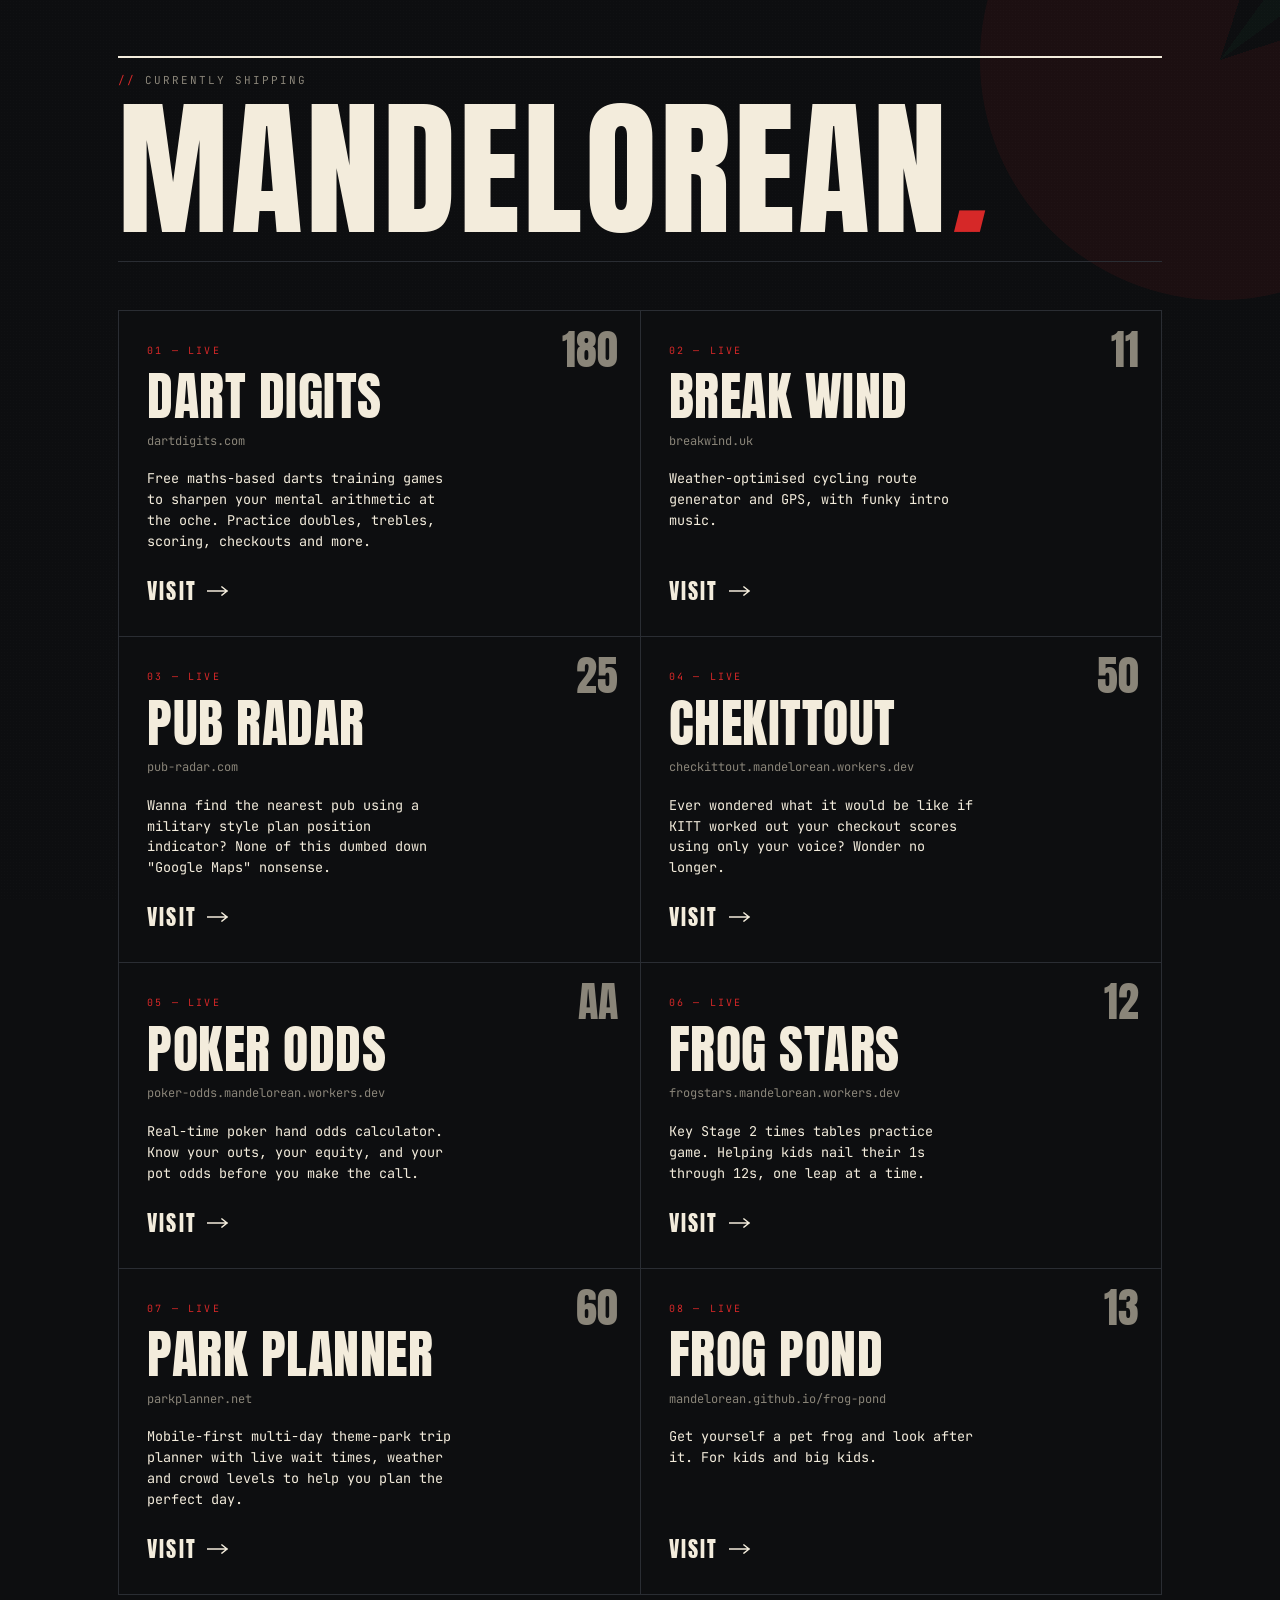
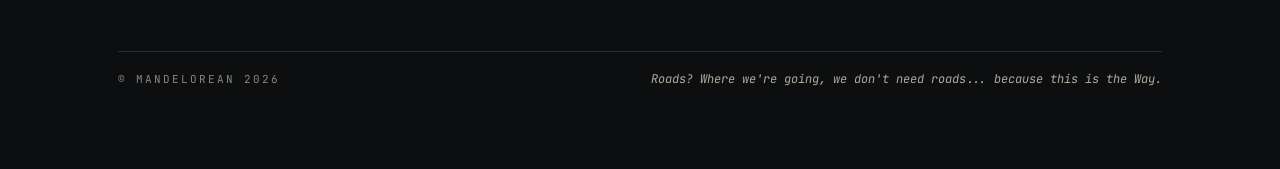
<file: index.html>
<!doctype html>
<html lang="en">
<head>
<meta charset="utf-8" />
<meta name="viewport" content="width=device-width, initial-scale=1" />
<title>Mandelorean - Projects</title>
<meta name="description" content="A short list of things I've built and broken." />

<!-- Google tag (gtag.js) -->
<script async src="https://www.googletagmanager.com/gtag/js?id=G-8B3KB6KW87"></script>
<script>
  window.dataLayer = window.dataLayer || [];
  function gtag(){dataLayer.push(arguments);}
  gtag('js', new Date());

  gtag('config', 'G-8B3KB6KW87');
</script>

<!-- Fonts: bold condensed display + tech mono -->
<link rel="preconnect" href="https://fonts.googleapis.com">
<link rel="preconnect" href="https://fonts.gstatic.com" crossorigin>
<link href="https://fonts.googleapis.com/css2?family=Anton&family=JetBrains+Mono:wght@400;500;700&display=swap" rel="stylesheet">

<style>
  :root {
    --bg:        #0d0e10;
    --bg-soft:   #16181c;
    --line:      #2a2d33;
    --ink:       #f3ecdc;   /* warm cream, like chalk */
    --ink-dim:   #8a8579;
    --red:       #d62828;   /* dartboard red */
    --green:     #1f6f43;   /* dartboard green */
    --gold:      #e0b85c;
  }

  * { box-sizing: border-box; }

  html, body {
    margin: 0;
    background: var(--bg);
    color: var(--ink);
    font-family: 'JetBrains Mono', ui-monospace, monospace;
    font-size: 15px;
    line-height: 1.55;
    min-height: 100%;
  }

  /* subtle film grain on the whole page */
  body::before {
    content: "";
    position: fixed;
    inset: 0;
    pointer-events: none;
    background-image:
      radial-gradient(rgba(255,255,255,0.025) 1px, transparent 1px);
    background-size: 3px 3px;
    z-index: 1;
    opacity: 0.6;
  }

  /* dartboard wedge accent in top-right corner */
  body::after {
    content: "";
    position: fixed;
    top: -180px;
    right: -180px;
    width: 480px;
    height: 480px;
    background: conic-gradient(
      from 0deg,
      var(--red)   0deg 18deg,
      transparent  18deg 36deg,
      var(--green) 36deg 54deg,
      transparent  54deg 72deg,
      var(--red)   72deg 90deg
    );
    border-radius: 50%;
    opacity: 0.08;
    pointer-events: none;
    z-index: 0;
  }

  .wrap {
    position: relative;
    z-index: 2;
    max-width: 1100px;
    margin: 0 auto;
    padding: 56px 28px 80px;
  }

  /* === Header / scoreboard top bar === */
  header {
    border-top: 2px solid var(--ink);
    border-bottom: 1px solid var(--line);
    padding: 14px 0 28px;
    display: grid;
    grid-template-columns: 1fr auto;
    gap: 20px;
    align-items: end;
  }

  .meta {
    text-transform: uppercase;
    font-size: 11px;
    letter-spacing: 0.18em;
    color: var(--ink-dim);
    display: flex;
    gap: 16px;
    margin-bottom: 18px;
  }
  .meta span::before { content: "// "; color: var(--red); }

  h1 {
    font-family: 'Anton', 'Impact', sans-serif;
    font-weight: 400;
    letter-spacing: 0.02em;
    font-size: clamp(64px, 12vw, 148px);
    line-height: 0.85;
    margin: 0;
    text-transform: uppercase;
  }
  h1 .amp {
    color: var(--red);
    font-style: italic;
  }

  .tagline {
    text-align: right;
    color: var(--ink-dim);
    font-size: 13px;
    max-width: 220px;
    line-height: 1.5;
  }

  /* === Project grid === */
  .grid {
    margin-top: 48px;
    display: grid;
    grid-template-columns: repeat(2, 1fr);
    gap: 1px;
    background: var(--line);
    border: 1px solid var(--line);
  }

  .card {
    position: relative;
    background: var(--bg);
    padding: 32px 28px 28px;
    text-decoration: none;
    color: inherit;
    display: flex;
    flex-direction: column;
    min-height: 240px;
    transition: background 0.25s ease, transform 0.25s ease;
    overflow: hidden;
  }

  .card:hover {
    background: var(--bg-soft);
  }

  /* the segment-style score badge */
  .score {
    position: absolute;
    top: 18px;
    right: 22px;
    font-family: 'Anton', sans-serif;
    font-size: 42px;
    line-height: 1;
    color: var(--ink-dim);
    transition: color 0.25s ease, transform 0.25s ease;
  }
  .card:hover .score {
    color: var(--gold);
    transform: rotate(-4deg) scale(1.05);
  }

  .card .label {
    font-size: 10px;
    letter-spacing: 0.22em;
    text-transform: uppercase;
    color: var(--red);
    margin-bottom: 14px;
  }

  .card h2 {
    font-family: 'Anton', sans-serif;
    font-weight: 400;
    font-size: clamp(34px, 4.4vw, 52px);
    line-height: 0.95;
    letter-spacing: 0.01em;
    margin: 0 0 10px;
    text-transform: uppercase;
  }

  .card .url {
    font-size: 12px;
    color: var(--ink-dim);
    margin-bottom: 18px;
    word-break: break-all;
  }

  .card p {
    margin: 0;
    color: var(--ink);
    font-size: 13.5px;
    max-width: 38ch;
  }

  .card .arrow {
    margin-top: auto;
    padding-top: 22px;
    font-family: 'Anton', sans-serif;
    font-size: 22px;
    letter-spacing: 0.1em;
    text-transform: uppercase;
    display: inline-flex;
    align-items: center;
    gap: 10px;
    color: var(--ink);
  }
  .card .arrow svg {
    transition: transform 0.25s ease;
  }
  .card:hover .arrow svg {
    transform: translateX(8px);
  }

  /* draw a thin underline on hover, oche-line style */
  .card::after {
    content: "";
    position: absolute;
    left: 28px;
    right: 28px;
    bottom: 22px;
    height: 1px;
    background: var(--ink);
    transform: scaleX(0);
    transform-origin: left;
    transition: transform 0.35s cubic-bezier(.2,.7,.2,1);
  }
  .card:hover::after { transform: scaleX(1); }

  /* === Footer === */
  footer {
    margin-top: 56px;
    padding-top: 18px;
    border-top: 1px solid var(--line);
    display: flex;
    justify-content: space-between;
    align-items: center;
    gap: 16px;
    flex-wrap: wrap;
    color: var(--ink-dim);
    font-size: 11px;
    letter-spacing: 0.18em;
    text-transform: uppercase;
  }
  footer .quip {
    font-style: italic;
    text-transform: none;
    letter-spacing: 0;
    font-size: 12px;
    color: var(--ink);
    opacity: 0.7;
  }

  /* === Mobile === */
  @media (max-width: 720px) {
    .wrap { padding: 32px 18px 56px; }
    header {
      grid-template-columns: 1fr;
    }
    .tagline {
      text-align: left;
      max-width: none;
    }
    .grid { grid-template-columns: 1fr; }
    .card { min-height: 200px; padding: 26px 22px 22px; }
    .score { font-size: 36px; top: 14px; right: 18px; }
  }

  /* respect reduced motion */
  @media (prefers-reduced-motion: reduce) {
    *, *::before, *::after {
      transition: none !important;
    }
  }
</style>
</head>
<body>

<div class="wrap">

  <header>
    <div>
      <div class="meta">
        <span>Currently shipping</span>
      </div>
      <h1>MANDELOREAN<span class="amp">.</span></h1>
    </div>
  </header>

  <main class="grid">

    <!-- ========== PROJECT 1 ========== -->
    <a class="card" href="https://dartdigits.com" target="_blank" rel="noopener">
      <span class="score">180</span>
      <div class="label">01 — Live</div>
      <h2>Dart&nbsp;Digits</h2>
      <div class="url">dartdigits.com</div>
      <p>Free maths-based darts training games to sharpen your mental arithmetic at the oche. Practice doubles, trebles, scoring, checkouts and more.</p>
      <span class="arrow">
        Visit
        <svg width="22" height="10" viewBox="0 0 22 10" fill="none" aria-hidden="true">
          <path d="M0 5 H20 M15 1 L20 5 L15 9" stroke="currentColor" stroke-width="1.5" fill="none" stroke-linecap="square"/>
        </svg>
      </span>
    </a>

    <!-- ========== PROJECT 2 ========== -->
    <a class="card" href="https://breakwind.uk" target="_blank" rel="noopener" title="These go to eleven.">
      <span class="score">11</span>
      <div class="label">02 — Live</div>
      <h2>Break&nbsp;Wind</h2>
      <div class="url">breakwind.uk</div>
      <p>Weather-optimised cycling route generator and GPS, with funky intro music.</p>
      <span class="arrow">
        Visit
        <svg width="22" height="10" viewBox="0 0 22 10" fill="none" aria-hidden="true">
          <path d="M0 5 H20 M15 1 L20 5 L15 9" stroke="currentColor" stroke-width="1.5" fill="none" stroke-linecap="square"/>
        </svg>
      </span>
    </a>

    <!-- ========== PROJECT 3 ========== -->
    <a class="card" href="https://pub-radar.com" target="_blank" rel="noopener">
      <span class="score">25</span>
      <div class="label">03 — Live</div>
      <h2>Pub&nbsp;Radar</h2>
      <div class="url">pub-radar.com</div>
      <p>Wanna find the nearest pub using a military style plan position indicator? None of this dumbed down "Google Maps" nonsense.</p>
      <span class="arrow">
        Visit
        <svg width="22" height="10" viewBox="0 0 22 10" fill="none" aria-hidden="true">
          <path d="M0 5 H20 M15 1 L20 5 L15 9" stroke="currentColor" stroke-width="1.5" fill="none" stroke-linecap="square"/>
        </svg>
      </span>
    </a>

    <!-- ========== PROJECT 4 ========== -->
    <a class="card" href="https://checkittout.mandelorean.workers.dev/" target="_blank" rel="noopener">
      <span class="score">50</span>
      <div class="label">04 — Live</div>
      <h2>Chekittout</h2>
      <div class="url">checkittout.mandelorean.workers.dev</div>
      <p>Ever wondered what it would be like if KITT worked out your checkout scores using only your voice? Wonder no longer.</p>
      <span class="arrow">
        Visit
        <svg width="22" height="10" viewBox="0 0 22 10" fill="none" aria-hidden="true">
          <path d="M0 5 H20 M15 1 L20 5 L15 9" stroke="currentColor" stroke-width="1.5" fill="none" stroke-linecap="square"/>
        </svg>
      </span>
    </a>

    <!-- ========== PROJECT 5 ========== -->
    <a class="card" href="https://poker-odds.mandelorean.workers.dev/" target="_blank" rel="noopener">
      <span class="score">AA</span>
      <div class="label">05 — Live</div>
      <h2>Poker&nbsp;Odds</h2>
      <div class="url">poker-odds.mandelorean.workers.dev</div>
      <p>Real-time poker hand odds calculator. Know your outs, your equity, and your pot odds before you make the call.</p>
      <span class="arrow">
        Visit
        <svg width="22" height="10" viewBox="0 0 22 10" fill="none" aria-hidden="true">
          <path d="M0 5 H20 M15 1 L20 5 L15 9" stroke="currentColor" stroke-width="1.5" fill="none" stroke-linecap="square"/>
        </svg>
      </span>
    </a>

    <!-- ========== PROJECT 6 ========== -->
    <a class="card" href="https://frogstars.mandelorean.workers.dev/" target="_blank" rel="noopener">
      <span class="score">12</span>
      <div class="label">06 — Live</div>
      <h2>Frog&nbsp;Stars</h2>
      <div class="url">frogstars.mandelorean.workers.dev</div>
      <p>Key Stage 2 times tables practice game. Helping kids nail their 1s through 12s, one leap at a time.</p>
      <span class="arrow">
        Visit
        <svg width="22" height="10" viewBox="0 0 22 10" fill="none" aria-hidden="true">
          <path d="M0 5 H20 M15 1 L20 5 L15 9" stroke="currentColor" stroke-width="1.5" fill="none" stroke-linecap="square"/>
        </svg>
      </span>
    </a>

    <!-- ========== PROJECT 7 ========== -->
    <a class="card" href="https://parkplanner.net" target="_blank" rel="noopener">
      <span class="score">60</span>
      <div class="label">07 — Live</div>
      <h2>Park&nbsp;Planner</h2>
      <div class="url">parkplanner.net</div>
      <p>Mobile-first multi-day theme-park trip planner with live wait times, weather and crowd levels to help you plan the perfect day.</p>
      <span class="arrow">
        Visit
        <svg width="22" height="10" viewBox="0 0 22 10" fill="none" aria-hidden="true">
          <path d="M0 5 H20 M15 1 L20 5 L15 9" stroke="currentColor" stroke-width="1.5" fill="none" stroke-linecap="square"/>
        </svg>
      </span>
    </a>

    <!-- ========== PROJECT 8 ========== -->
    <a class="card" href="https://mandelorean.github.io/frog-pond/" target="_blank" rel="noopener">
      <span class="score">13</span>
      <div class="label">08 — Live</div>
      <h2>Frog&nbsp;Pond</h2>
      <div class="url">mandelorean.github.io/frog-pond</div>
      <p>Get yourself a pet frog and look after it. For kids and big kids.</p>
      <span class="arrow">
        Visit
        <svg width="22" height="10" viewBox="0 0 22 10" fill="none" aria-hidden="true">
          <path d="M0 5 H20 M15 1 L20 5 L15 9" stroke="currentColor" stroke-width="1.5" fill="none" stroke-linecap="square"/>
        </svg>
      </span>
    </a>

  </main>

  <footer>
    <div>© Mandelorean 2026</div>
        <div class="quip">Roads? Where we're going, we don't need roads... because this is the Way.</div>
  </footer>

</div>

</body>
</html>
</file>
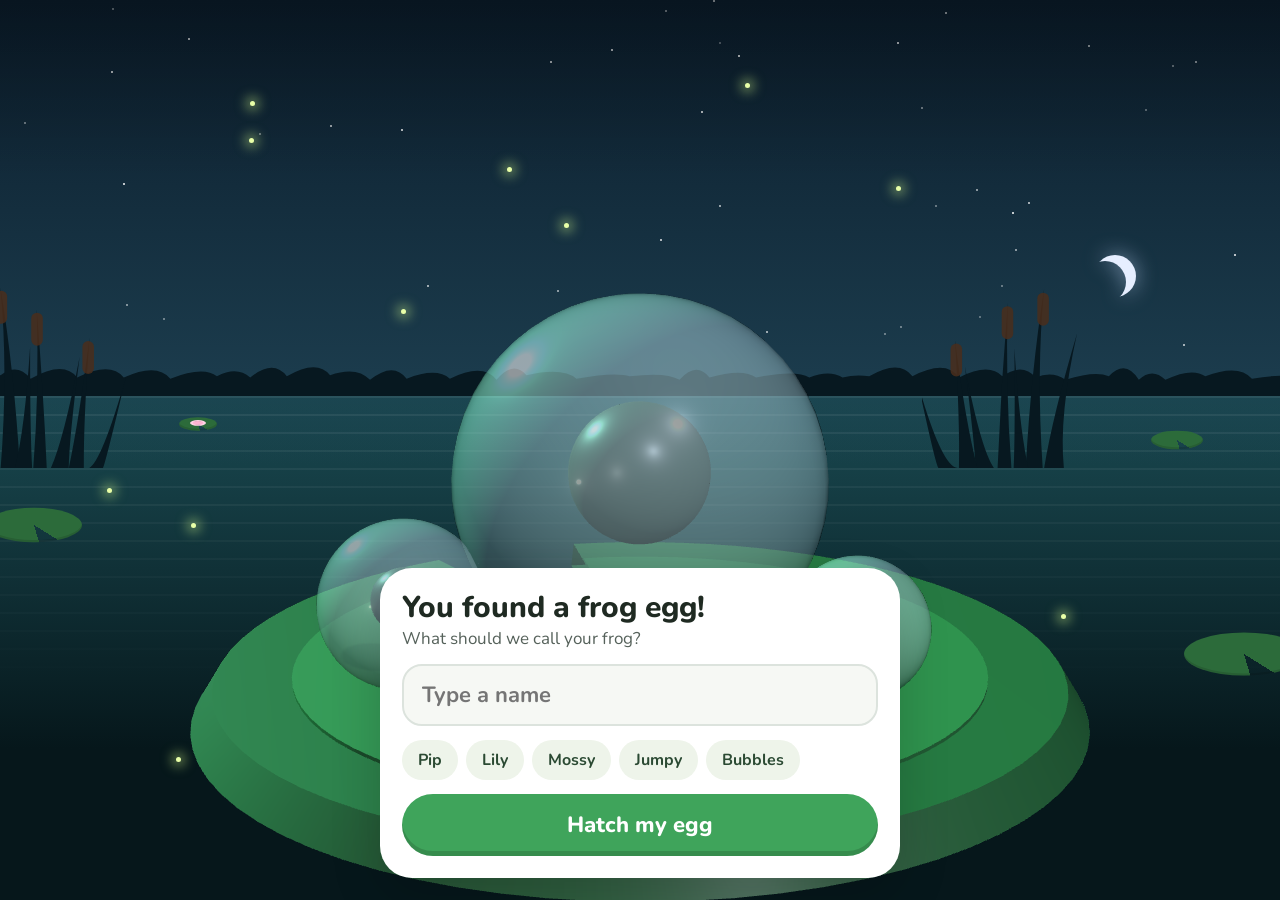
<file: frog-pond/index.html>
<!doctype html>
<html lang="en">
<head>
<meta charset="utf-8">
<!-- Google tag (gtag.js) -->
<script async src="https://www.googletagmanager.com/gtag/js?id=G-JVYYPFT8VC"></script>
<script>
  window.dataLayer = window.dataLayer || [];
  function gtag(){dataLayer.push(arguments);}
  gtag('js', new Date());

  gtag('config', 'G-JVYYPFT8VC');
</script>
<title>Frog Pond</title>
<meta name="viewport" content="width=device-width,initial-scale=1,viewport-fit=cover,user-scalable=no">
<meta name="theme-color" content="#11282F">
<meta name="apple-mobile-web-app-capable" content="yes">
<meta name="mobile-web-app-capable" content="yes">
<meta name="apple-mobile-web-app-status-bar-style" content="black-translucent">
<meta name="apple-mobile-web-app-title" content="Frog Pond">
<link rel="manifest" href="./manifest.json">
<link rel="apple-touch-icon" href="./icon-512.png">
<link rel="icon" href="./icon-192.png">
<link rel="preconnect" href="https://fonts.googleapis.com">
<link rel="stylesheet" href="https://fonts.googleapis.com/css2?family=Fredoka:wght@400;500;600&family=Nunito:wght@400;600;700;800;900&display=swap">
<link rel="stylesheet" href="https://fonts.googleapis.com/css2?family=Material+Symbols+Rounded:opsz,wght,FILL,GRAD@24,500,0..1,0&display=block">
<link rel="stylesheet" href="./app.css">
<script src="./three.min.js"></script>
<script src="./frog-engine.js"></script>
<script src="./sound.js"></script>
<script src="./learn.js"></script>
<script src="./splashy.js"></script>
</head>
<body>
<div id="app">
  <div class="pond" id="pond">
    <div class="backdrop" aria-hidden="true">
      <div class="bd-sky"><div class="bd-stars" id="stars"></div></div>
      <div class="sky-orb" id="orb"></div>
      <div class="bd-clouds" id="clouds"></div>
      <div class="scene-fx" id="sceneFx"></div>
      <div class="season-fx" id="seasonFx"></div>
      <svg class="bd-trees" id="trees" viewBox="0 -6 400 46" preserveAspectRatio="none"></svg>
      <div class="bd-water"><div class="bd-shine"></div><div class="bd-ripples" id="ripples"></div></div>
      <div class="bd-pad p1"></div><div class="bd-pad p2"></div><div class="bd-pad p3"><i></i></div><div class="bd-pad p4"></div>
      <svg class="bd-reeds l" id="reedsL" viewBox="0 0 90 120" preserveAspectRatio="xMinYMax meet"></svg>
      <svg class="bd-reeds r" id="reedsR" viewBox="0 0 90 120" preserveAspectRatio="xMaxYMax meet"></svg>
      <div class="bd-mist"></div>
      <div class="bd-snow"></div>
      <div class="bd-flash"></div>
    </div>
    <div class="fireflies" id="fireflies"></div>
    <div class="rain" id="rain" hidden></div>
    <div class="gusts" id="gusts" aria-hidden="true"></div>
    <div class="night" id="night" hidden></div>
    <header class="head" id="head" hidden>
      <div class="head-row">
        <div class="name" id="name"></div>
        <div class="hbtns">
          <button class="coins" id="coinsBtn" aria-label="Lily coins"><span class="coin ms">eco</span><span id="coins">0</span></button>
          <button class="ibtn ms" id="bookBtn" aria-label="Sticker book">auto_awesome</button>
          <button class="ibtn ms" id="photoBtn" aria-label="Take a photo">photo_camera</button>
          <button class="ibtn ms" id="soundBtn" aria-label="Sound on or off">volume_up</button>
        </div>
      </div>
      <div class="grow">
        <div class="grow-track"><div class="grow-fill" id="growFill"></div></div>
        <div class="grow-label"><span class="ms">eco</span><span id="growLabel"></span></div>
      </div>
      <div class="needs" id="needs"></div>
    </header>
    <div class="stagebox">
      <div class="glow" id="glow" hidden></div>
      <div id="scene"></div>
      <button class="wx" id="wx" hidden aria-label="Weather in Fleet"><span class="ms" id="wxIcon"></span><span id="wxTemp"></span><span class="ms wind" id="wxWind" hidden>air</span></button>
      <button class="jobs" id="jobsBtn" hidden><span class="ms">checklist</span><span id="jobsCount"></span></button>
      <div class="popq" id="popq" hidden>
        <div class="popq-card">
          <div class="popq-lbl" id="popqLbl"></div>
          <div class="popq-q" id="popqQ"></div>
          <button class="say sm" id="popqSay" hidden><span class="ms">volume_up</span>Hear it</button>
          <div class="popq-ch" id="popqCh"></div>
          <button class="link" id="popqNo">Not now</button>
        </div>
      </div>
      <div class="zzz" id="zzz" hidden><span>z</span><span style="animation-delay:1.2s;font-size:24px">z</span><span style="animation-delay:2.4s;font-size:36px">Z</span></div>
      <button class="dream" id="dream" hidden aria-label="What is your frog dreaming about?"><i class="d2"></i><i class="d1"></i><span class="dream-cloud"><span class="ms" id="dreamIcon"></span><b id="dreamText"></b></span></button>
      <div class="loo" id="looSign" hidden><span class="ms">wc</span><b>Back soon!</b></div>
      <div class="speech" id="speech" hidden aria-live="polite"></div>
    </div>
    <div class="dockwrap" id="dock" hidden>
      <div class="dock">
        <div class="dock-hint" id="dockHint"></div>
        <div class="tray" id="tray"></div>
        <div class="sleepbar" id="sleepBar" hidden>
          <div id="sleepText"></div>
          <button class="wake" id="wakeBtn"><span class="ms">wb_sunny</span>Wake up</button>
        </div>
      </div>
    </div>
  </div>

  <div class="fx" id="fx"></div>
  <div class="ghost ms" id="ghost" hidden></div>
  <div id="toastHost"></div>
  <div class="count" id="count" hidden></div>

  <div class="sheetwrap egg" id="eggSheet" hidden>
    <div class="sheet">
      <div style="display:flex;flex-direction:column;gap:4px">
        <h1>You found a frog egg!</h1>
        <p>What should we call your frog?</p>
      </div>
      <input id="nameInput" maxlength="14" placeholder="Type a name" autocomplete="off" autocapitalize="words" enterkeyhint="go">
      <div class="ideas" id="ideas"></div>
      <button class="btn-go" id="hatchBtn">Hatch my egg</button>
    </div>
  </div>

  <div class="sheetwrap egg" id="renameSheet" hidden>
    <div class="sheet">
      <div style="display:flex;flex-direction:column;gap:4px">
        <h1>A new name?</h1>
        <p id="renameText"></p>
      </div>
      <input id="renameInput" maxlength="14" autocomplete="off" autocapitalize="words" enterkeyhint="done" aria-label="New name">
      <div class="ideas" id="renameIdeas"></div>
      <div class="row2">
        <button class="ghostbtn" data-close>Keep it</button>
        <button class="btn-go" id="renameBtn">Rename</button>
      </div>
    </div>
  </div>

  <div class="sheetwrap panel" id="shopSheet" hidden>
    <div class="sheet">
      <div class="sheet-head">
        <div class="sheet-title">Shop</div>
        <div class="wallet"><span class="coin ms">eco</span><span id="wallet"></span></div>
        <button class="done" data-close>Done</button>
      </div>
      <div class="tabs" id="tabs" role="tablist"></div>
      <div class="items" id="items"></div>
      <button class="link" data-grownups><span class="ms">lock</span>For grown-ups</button>
    </div>
  </div>

  <div class="sheetwrap panel" id="bookSheet" hidden>
    <div class="sheet">
      <div class="sheet-head">
        <div class="sheet-title">Sticker book</div>
        <button class="done" data-close>Done</button>
      </div>
      <div class="streak"><span class="ms">local_fire_department</span><div><b id="streakText"></b><span id="streakSub"></span></div></div>
      <div class="stickers" id="stickers"></div>
      <button class="link" data-grownups><span class="ms">lock</span>For grown-ups</button>
    </div>
  </div>

  <div class="sheetwrap panel" id="jobsSheet" hidden>
    <div class="sheet">
      <div class="sheet-head">
        <div class="sheet-title">Today’s jobs</div>
        <button class="done" data-close>Done</button>
      </div>
      <div class="joblist" id="jobList"></div>
      <div class="picker-note" id="jobsNote"></div>
    </div>
  </div>

  <div class="sheetwrap panel" id="pickSheet" hidden>
    <div class="sheet">
      <div class="sheet-head">
        <div class="sheet-title" id="pickTitle"></div>
        <button class="done" data-close>Close</button>
      </div>
      <div class="sec">Play</div>
      <div class="games" id="gamesPlay"></div>
      <div class="sec">Maths</div>
      <div class="games" id="gamesMaths"></div>
      <div class="sec">Words and time</div>
      <div class="games" id="gamesWords"></div>
      <div class="picker-note">Learning games win the most lily coins. Look for <span class="bonus x3">×3</span> on the ones you’ve practised least!</div>
    </div>
  </div>

  <div class="sheetwrap panel" id="photoSheet" hidden>
    <div class="sheet">
      <div class="sheet-head">
        <div class="sheet-title">Lovely photo!</div>
      </div>
      <img class="photo-img" id="photoImg" alt="Photo of your frog">
      <div class="row2">
        <button class="ghostbtn" data-close>Close</button>
        <button class="btn-go" id="savePhoto">Save photo</button>
      </div>
    </div>
  </div>

  <div class="game" id="game" hidden>
    <div class="game-head">
      <button class="game-close ms" id="gameClose" aria-label="Close">close</button>
      <div class="game-title" id="gameTitle"></div>
      <div class="game-stats">
        <div class="chip" id="scoreChip"><span class="ms" id="scoreIcon"></span><span id="gameScore">0</span></div>
        <div class="chip dark" id="timeChip"><span id="gameLeft"></span></div>
      </div>
    </div>
    <div class="field" id="field">
      <div class="layer" id="flyLayer"></div>
      <div class="layer swim" id="swimLayer" hidden>
        <div class="lane" style="left:33.33%"></div><div class="lane" style="left:66.66%"></div>
        <div class="hearts" id="hearts"></div>
        <div class="swim-hint">Tap left or right to swim</div>
        <div class="swimmer" id="swimmer"><span class="lg l1"></span><span class="lg l2"></span><span class="bd"></span><span class="e e1"></span><span class="e e2"></span></div>
      </div>
      <div class="layer splashy" id="splashLayer" hidden><canvas id="splashCanvas"></canvas></div>
      <div class="layer tt" id="qPick" hidden>
        <h2 id="qPickTitle"></h2>
        <div class="tgrid" id="tgrid"></div>
        <div class="opts" id="qOpts"></div>
        <button class="clock" id="clockBtn"><span class="ms">timer</span><span><b>Beat the clock</b><br>6 seconds a question, like the Year 4 check</span></button>
      </div>
      <div class="layer tt" id="qRun" hidden>
        <div class="progress" id="qProg"></div>
        <div class="tbar" id="qBarWrap"><div id="qBar"></div></div>
        <div class="q" id="qText"></div>
        <div id="qClockWrap" hidden><svg class="qclock" id="qClock" viewBox="0 0 200 200"></svg></div>
        <button class="say" id="qSay" hidden><span class="ms">volume_up</span>Hear it</button>
        <div class="qhint" id="qHint" hidden></div>
        <div class="ans" id="qAns"></div>
        <div class="choices" id="qChoices"></div>
        <div class="fb" id="qFb"></div>
        <div class="keys" id="keys"></div>
      </div>
      <div class="layer mem" id="memLayer" hidden></div>
      <div class="card-wrap" id="gameReady" hidden>
        <div class="card">
          <h2 id="readyTitle"></h2>
          <p id="readyText"></p>
          <button class="btn-go" id="startBtn">Start</button>
        </div>
      </div>
      <div class="card-wrap" id="gameDone" hidden>
        <div class="card done-card">
          <div class="big" id="doneBig"></div>
          <div class="stars" id="doneStars" hidden></div>
          <div class="sub" id="doneText"></div>
          <div class="extra" id="doneExtra" hidden></div>
          <div class="earned" id="doneCoins"></div>
          <button class="btn-go" id="finishBtn">Back to <span class="js-name"></span></button>
        </div>
      </div>
    </div>
  </div>

  <div class="sheetwrap cele" id="celeSheet" hidden>
    <div class="sheet">
      <h2 id="celeTitle"></h2>
      <p id="celeBody"></p>
      <button class="btn-go" id="celeBtn">Yay!</button>
    </div>
  </div>

  <div class="gate" id="gate" hidden>
    <div class="card">
      <h2>For grown-ups</h2>
      <p>Press and hold the button for 3 seconds.</p>
      <button class="hold" id="holdBtn"><i id="holdFill"></i><span>Hold to open</span></button>
      <button class="link" id="gateCancel">Cancel</button>
    </div>
  </div>

  <div class="parent" id="parent" hidden>
    <div class="parent-in" id="parentBody"></div>
  </div>
</div>
<script src="./app.js"></script>
</body>
</html>
</file>
<file: frog-pond/app.css>
html,body{margin:0;height:100%;background:#11282F;overscroll-behavior:none;-webkit-tap-highlight-color:transparent}
button{font-family:inherit;-webkit-tap-highlight-color:transparent}
[hidden]{display:none!important}
@keyframes fp-heart{0%{transform:translate(-50%,0) scale(.4);opacity:0}15%{opacity:1;transform:translate(-50%,-12px) scale(1.15)}100%{transform:translate(-50%,-110px) scale(.9);opacity:0}}
@keyframes fp-drift{0%{transform:translate(0,0);opacity:.15}50%{opacity:1}100%{transform:translate(34px,-46px);opacity:.25}}
@keyframes fp-zzz{0%{transform:translate(0,0) scale(.6);opacity:0}20%{opacity:1}100%{transform:translate(40px,-90px) scale(1.3);opacity:0}}
@keyframes fp-pulse{0%,100%{transform:scale(1)}50%{transform:scale(1.08)}}
@keyframes fp-shake{0%,100%{transform:translateX(0)}25%{transform:translateX(-8px)}75%{transform:translateX(8px)}}
@keyframes fp-waves{from{background-position:0 0,0 0}to{background-position:0 120px,0 0}}
@keyframes fp-rain{from{background-position:0 0}to{background-position:-60px 240px}}
@keyframes fp-coin{0%{transform:translate(-50%,0) scale(.6);opacity:0}20%{opacity:1;transform:translate(-50%,6px) scale(1.1)}100%{transform:translate(-50%,46px) scale(1);opacity:0}}
@keyframes fp-drop{0%{transform:translate(-50%,-120%)}12%,88%{transform:translate(-50%,0)}100%{transform:translate(-50%,-120%)}}
@keyframes fp-count{0%{transform:scale(1.8);opacity:0}25%{transform:scale(1);opacity:1}100%{transform:scale(.8);opacity:0}}
@keyframes fp-flash{0%{opacity:.95}100%{opacity:0}}

html:not(.icons-ok) .ms{font-size:0!important} /* never show ligature names like "pest_control" if the icon font is missing */
.ms{font-family:'Material Symbols Rounded';font-weight:normal;font-style:normal;line-height:1;letter-spacing:normal;text-transform:none;white-space:nowrap;direction:ltr;-webkit-font-smoothing:antialiased;font-variation-settings:'FILL' 1}

#app{position:fixed;inset:0;overflow:hidden;user-select:none;-webkit-user-select:none;font-family:'Nunito',system-ui,sans-serif}

/* Sky follows the real clock */
.pond{--horizon:44%;--sky1:#0B1D2C;--sky2:#1C3D4E;--water1:#1A4A52;--water2:#06171B;--trees:#071820;--lily:#2c6b3a;position:absolute;inset:0;display:flex;flex-direction:column;background:var(--water2);color:#EAF6EF}
.pond.sky-dawn{--sky1:#5E7FA6;--sky2:#F2B48A;--water1:#4E7C86;--water2:#16343C;--trees:#22392F;--lily:#3a7a45}
.pond.sky-day{--sky1:#3C8DC4;--sky2:#9FD3EA;--water1:#3E93A3;--water2:#174E5A;--trees:#2A5A35;--lily:#3f9450}
.pond.sky-dusk{--sky1:#3B3F78;--sky2:#E0907A;--water1:#4D4F78;--water2:#141C33;--trees:#1B2034;--lily:#33604a}
.head,.grow-label,.need-label{text-shadow:0 1px 8px rgba(0,0,0,.35)}
.backdrop{position:absolute;inset:0;overflow:hidden;pointer-events:none}
.bd-sky{position:absolute;left:0;right:0;top:0;height:var(--horizon);background:linear-gradient(180deg,var(--sky1),var(--sky2));transition:filter 2s}
.bd-sky::after{content:'';position:absolute;inset:0;background:linear-gradient(180deg,rgba(0,0,0,.28),rgba(0,0,0,0) 45%)}
.bd-stars{position:absolute;inset:0;display:none}
.bd-stars span{position:absolute;width:2px;height:2px;border-radius:50%;background:#fff;animation:fp-twinkle 3s ease-in-out infinite alternate}
.sky-night.w-clear .bd-stars,.sky-night.w-partly .bd-stars{display:block}
.sky-orb{position:absolute;right:12%;top:calc(var(--horizon) - 15%);width:54px;height:54px;border-radius:50%;pointer-events:none}
.sky-orb.sun{background:radial-gradient(circle,#FFF4C2 0%,#FFD66B 60%,rgba(255,214,107,0) 72%);box-shadow:0 0 60px 20px rgba(255,214,107,.25)}
.sky-dusk .sky-orb.sun,.sky-dawn .sky-orb.sun{top:calc(var(--horizon) - 8%);background:radial-gradient(circle,#FFE0B0 0%,#FF9F5A 60%,rgba(255,159,90,0) 72%);box-shadow:0 0 70px 26px rgba(255,150,90,.3)}
.sky-orb.moon{width:42px;height:42px;background:transparent;box-shadow:10px -6px 0 0 #E6EEFF;filter:drop-shadow(0 0 10px rgba(200,220,255,.6))}
.bd-clouds{position:absolute;left:0;right:0;top:0;height:var(--horizon);display:none}
.bd-clouds span{position:absolute;left:0;animation-duration:calc(var(--cd,120s) * var(--wspd,1));width:var(--w,120px);height:calc(var(--w,120px) * .3);border-radius:99px;background:rgba(255,255,255,.85);animation:fp-cloud linear infinite;filter:blur(1px)}
.bd-clouds span::before,.bd-clouds span::after{content:'';position:absolute;border-radius:50%;background:inherit}
.bd-clouds span::before{width:45%;height:150%;left:15%;bottom:20%}
.bd-clouds span::after{width:35%;height:120%;left:48%;bottom:25%}
.w-partly .bd-clouds,.w-cloudy .bd-clouds,.w-rain .bd-clouds,.w-drizzle .bd-clouds,.w-storm .bd-clouds,.w-snow .bd-clouds,.w-fog .bd-clouds{display:block}
.w-partly .bd-clouds span:nth-child(n+4){display:none}
.sky-night .bd-clouds span{background:rgba(150,165,190,.28)}
.w-rain .bd-clouds span,.w-drizzle .bd-clouds span,.w-storm .bd-clouds span{background:rgba(120,132,145,.8)}
.w-cloudy .bd-sky,.w-fog .bd-sky,.w-drizzle .bd-sky{filter:saturate(.35) brightness(.92)}
.w-rain .bd-sky{filter:saturate(.3) brightness(.78)}
.w-storm .bd-sky{filter:saturate(.25) brightness(.55)}
.w-snow .bd-sky{filter:saturate(.2) brightness(1.08)}
.bd-trees{position:absolute;left:-2%;width:104%;top:calc(var(--horizon) - 5.5%);height:6%;color:var(--trees)}
.bd-trees .tl{fill:var(--trees)}
.scene-garden .bd-trees,.scene-seaside .bd-trees,.scene-rainforest .bd-trees,.scene-garden .bd-reeds,.scene-seaside .bd-reeds,.scene-rainforest .bd-reeds{transition:filter 2s}
.sky-night:not(.scene-pond) .bd-trees,.sky-night:not(.scene-pond) .bd-reeds{filter:brightness(.38) saturate(.6)}
.sky-dusk:not(.scene-pond) .bd-trees,.sky-dawn:not(.scene-pond) .bd-trees,.sky-dusk:not(.scene-pond) .bd-reeds,.sky-dawn:not(.scene-pond) .bd-reeds{filter:brightness(.72)}
.scene-rainforest .bd-trees{top:calc(var(--horizon) - 13%);height:13.5%}
.scene-seaside .bd-water{filter:hue-rotate(-16deg) saturate(1.5) brightness(1.08)}
.scene-rainforest .bd-water{filter:hue-rotate(26deg) saturate(1.15)}
.scene-seaside .bd-pad{display:none}
.bd-water{position:absolute;left:0;right:0;top:var(--horizon);bottom:0;background:linear-gradient(180deg,var(--water1) 0%,var(--water2) 70%);overflow:hidden}
.bd-water::before{content:'';position:absolute;left:0;right:0;top:0;height:14%;background:linear-gradient(180deg,var(--sky2),transparent);opacity:.35}
.w-rain .bd-water,.w-storm .bd-water,.w-cloudy .bd-water,.w-fog .bd-water{filter:saturate(.6)}
.bd-shine{position:absolute;inset:0;background:repeating-linear-gradient(180deg,rgba(255,255,255,.07) 0 2px,transparent 2px 18px);-webkit-mask-image:linear-gradient(180deg,#000,transparent 60%);mask-image:linear-gradient(180deg,#000,transparent 60%);animation:fp-shine 6s linear infinite}
.bd-ripples span{position:absolute;width:70px;height:16px;margin:-8px 0 0 -35px;border-radius:50%;border:2px solid rgba(255,255,255,.35);animation:fp-ripple 4.5s ease-out infinite;transform:scale(var(--s,1))}
.bd-ripples span:nth-child(n+4){display:none}
.w-rain .bd-ripples span,.w-drizzle .bd-ripples span,.w-storm .bd-ripples span{display:block;animation-duration:1.5s;width:40px;height:10px;margin:-5px 0 0 -20px}
.bd-pad{position:absolute;border-radius:50%;background:conic-gradient(from 150deg,transparent 0 24deg,var(--lily) 24deg 360deg);transform:scaleY(.36);animation:fp-bob 7s ease-in-out infinite alternate;box-shadow:inset 0 -6px 0 rgba(0,0,0,.12)}
.bd-pad.p1{left:-14px;top:calc(var(--horizon) + 9%);width:96px;height:96px}
.bd-pad.p2{right:6%;top:calc(var(--horizon) + 2%);width:52px;height:52px;animation-delay:-3s}
.bd-pad.p3{left:14%;top:calc(var(--horizon) + 1%);width:38px;height:38px;animation-delay:-5s}
.bd-pad.p3 i{position:absolute;left:38%;top:30%;width:26%;height:26%;border-radius:50%;background:#FFB3D1;box-shadow:0 0 0 3px #FFD2E4}
.bd-pad.p4{right:-24px;top:calc(var(--horizon) + 22%);width:120px;height:120px;animation-delay:-1s}
.bd-reeds{position:absolute;top:calc(var(--horizon) - 14%);height:22%;width:30%;color:var(--trees)}
.bd-reeds.l{left:-2%}
.bd-reeds.r{right:-2%;transform:scaleX(-1)}
.bd-mist{position:absolute;left:0;right:0;top:calc(var(--horizon) - 18%);height:42%;background:linear-gradient(180deg,rgba(225,232,236,0),rgba(225,232,236,.6) 45%,rgba(225,232,236,0));display:none;animation:fp-bob 9s ease-in-out infinite alternate}
.w-fog .bd-mist{display:block}
.sky-night .bd-mist{opacity:.35}
.bd-snow{position:absolute;inset:0;display:none;background-image:radial-gradient(circle,#fff 0 2.5px,transparent 3px),radial-gradient(circle,rgba(255,255,255,.85) 0 1.6px,transparent 2px),radial-gradient(circle,rgba(255,255,255,.7) 0 1.2px,transparent 1.6px);background-size:97px 113px,61px 71px,43px 53px;background-position:0 0,31px 17px,13px 41px;animation:fp-snow 7s linear infinite}
.w-snow .bd-snow{display:block}
.bd-flash{position:absolute;inset:0;background:#fff;opacity:0;display:none}
.w-storm .bd-flash{display:block;animation:fp-lightning 9s linear infinite}
@keyframes fp-twinkle{from{opacity:.25}to{opacity:1}}
@keyframes fp-cloud{from{transform:translateX(-200px)}to{transform:translateX(110vw)}}
@keyframes fp-shine{from{background-position:0 0}to{background-position:0 36px}}
@keyframes fp-ripple{0%{transform:scale(.1);opacity:0}15%{opacity:1}100%{transform:scale(var(--s,1));opacity:0}}
@keyframes fp-bob{from{translate:0 -2px}to{translate:0 3px}}
@keyframes fp-snow{from{background-position:0 0,31px 17px,13px 41px}to{background-position:-40px 339px,11px 213px,-7px 200px}}
@keyframes fp-lightning{0%,93%,95.5%,100%{opacity:0}94%{opacity:.7}96.5%{opacity:.45}97.5%{opacity:0}}
.rain{position:absolute;inset:0;pointer-events:none;background-image:repeating-linear-gradient(105deg,rgba(220,235,255,0) 0 22px,rgba(220,235,255,.28) 22px 23px,rgba(220,235,255,0) 23px 46px);background-size:120px 240px;animation:fp-rain .5s linear infinite;opacity:.8}
.w-drizzle .rain{opacity:.4}
.w-storm .rain{opacity:1;animation-duration:.35s}
.wx{position:absolute;right:14px;top:10px;z-index:4;height:40px;display:flex;align-items:center;gap:6px;padding:0 14px 0 10px;border-radius:99px;background:rgba(255,255,255,.1);border:1px solid rgba(255,255,255,.16);color:#EAF6EF;font:800 15px 'Nunito',system-ui,sans-serif;cursor:pointer;-webkit-backdrop-filter:blur(6px);backdrop-filter:blur(6px)}
.wx .ms{font-size:22px;color:#FFD66B}
.fireflies{position:absolute;inset:0;pointer-events:none}
.fireflies span{position:absolute;width:5px;height:5px;border-radius:50%;background:#E9FFA8;box-shadow:0 0 12px 4px rgba(220,255,140,.5);animation:fp-drift ease-in-out infinite alternate}
.night{position:absolute;inset:0;pointer-events:none;background:radial-gradient(90% 70% at 50% 50%,rgba(6,12,30,.35) 0%,rgba(6,12,30,.7) 100%)}

.head{position:relative;padding:calc(18px + env(safe-area-inset-top)) 20px 0;display:flex;flex-direction:column;gap:14px;max-width:640px;width:100%;margin:0 auto;box-sizing:border-box}
.head-row{display:flex;align-items:center;justify-content:space-between;gap:10px}
.name{font-size:30px;font-weight:900;line-height:1;letter-spacing:-.01em;min-width:0;overflow:hidden;text-overflow:ellipsis;white-space:nowrap}
.hbtns{display:flex;align-items:center;gap:8px;flex:none}
.coins{position:relative;height:40px;display:flex;align-items:center;gap:6px;padding:0 12px 0 6px;border-radius:99px;background:rgba(255,255,255,.08);border:1px solid rgba(255,255,255,.14);font-size:17px;font-weight:900;font-variant-numeric:tabular-nums;box-sizing:border-box;color:inherit;cursor:pointer}
.coin{width:26px;height:26px;border-radius:50%;background:radial-gradient(circle at 35% 30%,#FFF1A8,#F5C542 55%,#D79B1A);box-shadow:inset 0 -2px 0 rgba(0,0,0,.18);display:grid;place-items:center;color:#8A5A00;font-size:16px;flex:none}
.coin-pop{position:absolute;left:50%;top:100%;font-size:16px;font-weight:900;color:#FFD66B;text-shadow:0 2px 6px rgba(0,0,0,.4);pointer-events:none;animation:fp-coin 1.2s ease-out both;white-space:nowrap}
.ibtn{width:40px;height:40px;border-radius:50%;border:1px solid rgba(255,255,255,.14);background:rgba(255,255,255,.08);color:#EAF6EF;display:grid;place-items:center;font-size:22px;cursor:pointer;padding:0;flex:none}
.grow{display:flex;flex-direction:column;gap:6px}
.grow-track{height:6px;border-radius:99px;background:rgba(255,255,255,.1);overflow:hidden}
.grow-fill{height:100%;background:#9DF2C4;border-radius:99px;box-shadow:0 0 12px #9DF2C4;transition:width .6s}
.grow-label{font-size:13px;color:rgba(234,246,239,.75);font-weight:700;display:flex;align-items:center;gap:6px}
.grow-label .ms{width:18px;height:18px;border-radius:50%;background:#9DF2C4;color:#0F2A2E;display:grid;place-items:center;font-size:13px}
.needs{display:grid;grid-template-columns:repeat(5,minmax(0,1fr));gap:6px}
.need{display:flex;flex-direction:column;align-items:center;gap:6px}
.ring{position:relative;width:min(62px,100%);aspect-ratio:1}
.ring svg{position:absolute;inset:0;width:100%;height:100%;transform:rotate(-90deg)}
.ring .arc{transition:stroke-dasharray .5s}
.ring .ms{position:absolute;inset:0;display:grid;place-items:center;font-size:24px}
.need-label{font-size:13px;font-weight:800;color:rgba(234,246,239,.8)}

.stagebox{position:relative;flex:1;min-height:0}
.glow{position:absolute;left:50%;top:52%;width:62%;aspect-ratio:1;transform:translate(-50%,-50%);border-radius:50%;background:radial-gradient(circle,rgba(157,242,196,.32) 0%,rgba(157,242,196,0) 70%);pointer-events:none}
#scene{position:absolute;inset:0}
.zzz{position:absolute;left:54%;top:30%;pointer-events:none}
/* dream bubble while asleep */
@keyframes fp-dream{0%,100%{transform:translateY(0)}50%{transform:translateY(-6px)}}
.dream{position:absolute;left:5%;top:3%;z-index:4;background:none;border:0;padding:0;font:inherit;cursor:pointer;animation:fp-dream 5s ease-in-out infinite;-webkit-tap-highlight-color:transparent}
.dream-cloud{position:relative;display:flex;flex-direction:column;align-items:center;gap:2px;min-width:118px;max-width:170px;padding:14px 18px 12px;border-radius:50px;background:rgba(240,244,255,.9);box-shadow:0 0 0 5px rgba(240,244,255,.25),0 0 34px rgba(170,195,255,.65);color:#2a3550;transition:opacity .6s,transform .6s}
.dream-cloud::before,.dream-cloud::after{content:"";position:absolute;z-index:-1;border-radius:50%;background:inherit}
.dream-cloud::before{width:46px;height:46px;top:-14px;left:16px}
.dream-cloud::after{width:36px;height:36px;top:-10px;right:18px}
.dream-cloud .ms{font-size:38px;line-height:1;font-variation-settings:'FILL' 1}
.dream-cloud b{font:600 14px/1.15 Fredoka,Nunito,sans-serif;text-align:center}
.dream i{position:absolute;border-radius:50%;background:rgba(240,244,255,.85);box-shadow:0 0 14px rgba(170,195,255,.6)}
.dream .d1{width:18px;height:18px;right:-12px;bottom:-16px}
.dream .d2{width:10px;height:10px;right:-28px;bottom:-34px}
.dream.swap .dream-cloud{opacity:0;transform:scale(.85)}
.zzz span{position:absolute;font-size:30px;font-weight:900;color:#CFE3FF;text-shadow:0 0 12px rgba(160,200,255,.7);animation:fp-zzz 3.6s ease-out infinite}
.loo{position:absolute;right:14px;top:42%;display:flex;flex-direction:column;align-items:center;gap:6px;pointer-events:none;animation:fp-pulse 1.2s ease-in-out infinite}
.loo .ms{width:58px;height:58px;border-radius:18px;background:#5fd4c4;color:#10262E;display:grid;place-items:center;font-size:34px;box-shadow:0 0 22px -4px #5fd4c4}
.loo b{font-size:13px;font-weight:800}
.speech{position:absolute;bottom:6px;left:50%;transform:translateX(-50%);max-width:86%;width:max-content;box-sizing:border-box;padding:10px 18px;border-radius:20px;background:rgba(255,255,255,.1);border:1px solid rgba(255,255,255,.16);-webkit-backdrop-filter:blur(8px);backdrop-filter:blur(8px);font-size:18px;font-weight:800;text-align:center;text-wrap:balance;pointer-events:none}

.dockwrap{position:relative;padding:14px 16px calc(22px + env(safe-area-inset-bottom));max-width:640px;width:100%;margin:0 auto;box-sizing:border-box}
.dock{display:flex;flex-direction:column;gap:12px;padding:14px 12px 16px;border-radius:30px;background:rgba(255,255,255,.06);border:1px solid rgba(255,255,255,.1)}
.dock-hint{text-align:center;font-size:14px;font-weight:800;color:rgba(234,246,239,.75)}
.tray{display:grid;grid-template-columns:repeat(6,minmax(0,1fr));gap:8px;transition:opacity .2s}
.tile{display:flex;flex-direction:column;align-items:center;gap:6px;cursor:grab;touch-action:none}
.tile .ms{width:min(62px,100%);aspect-ratio:1;border-radius:32%;display:grid;place-items:center;color:#10262E;font-size:min(30px,7.5vw)}
.tile.wants .ms{animation:fp-pulse 1.1s ease-in-out infinite}
.tile-label{font-size:13px;font-weight:800}
.sleepbar{display:flex;align-items:center;gap:12px}
.sleepbar div{flex:1;font-size:15px;font-weight:800;color:rgba(234,246,239,.8);text-wrap:balance}
.wake{height:54px;padding:0 22px;border-radius:27px;border:0;background:#f4d35e;color:#10262E;font-size:18px;font-weight:900;cursor:pointer;display:flex;align-items:center;gap:8px;box-shadow:0 0 22px -4px #f4d35e,inset 0 -4px 0 rgba(0,0,0,.15)}
.wake .ms{font-size:24px}

/* Hearts, drag ghost, sticker pop-up, photo countdown */
.fx{position:absolute;inset:0;pointer-events:none;z-index:5}
.fx span{position:absolute;line-height:1;color:#FF5C8A;text-shadow:0 3px 8px rgba(0,0,0,.18)}
.ghost{position:absolute;width:72px;height:72px;border-radius:24px;display:grid;place-items:center;color:#10262E;font-size:38px;box-shadow:0 12px 30px rgba(0,0,0,.35);pointer-events:none;z-index:30;transition:transform .12s}
.toast{position:absolute;left:50%;top:calc(12px + env(safe-area-inset-top));z-index:45;display:flex;align-items:center;gap:12px;padding:12px 18px 12px 12px;border-radius:24px;background:#fff;color:#1F2A22;box-shadow:0 14px 40px rgba(0,0,0,.3);animation:fp-drop 3.4s ease-in-out both;max-width:calc(100% - 32px);box-sizing:border-box;pointer-events:none}
.toast .st{width:52px;height:52px;flex:none}
.toast b{display:block;font-size:13px;font-weight:800;color:#3FA45B;text-transform:uppercase;letter-spacing:.06em}
.toast span.t{display:block;font-size:20px;font-weight:900;line-height:1.1}
.count{position:absolute;inset:0;z-index:35;display:grid;place-items:center;pointer-events:none}
.count span{font-size:120px;font-weight:900;color:#fff;text-shadow:0 6px 30px rgba(0,0,0,.4);animation:fp-count 1s ease-out both}
.flash{position:absolute;inset:0;z-index:36;background:#fff;pointer-events:none;animation:fp-flash .6s ease-out both}

/* Sticker artwork (shared by the book and the pop-up) */
.st{position:relative;border-radius:50%;display:grid;place-items:center;color:#fff;box-shadow:0 0 0 4px #fff,0 4px 10px rgba(0,0,0,.18);font-size:28px}
.st.locked{background:#E4E6DF!important;color:#B8BDB3;box-shadow:0 0 0 4px #F3F4EF}

/* Bottom sheets */
/* sheets fill the visible app area (not 100vh, which on iPhone includes space behind Safari's bars) and scroll when they don't fit */
.sheetwrap{position:absolute;left:0;right:0;top:0;bottom:0;display:flex;justify-content:center;align-items:flex-end;box-sizing:border-box;pointer-events:none}
.sheet{pointer-events:auto;width:100%;background:#fff;color:#1F2A22;box-sizing:border-box;display:flex;flex-direction:column;max-height:100%;overflow-y:auto;overscroll-behavior:contain;-webkit-overflow-scrolling:touch;touch-action:pan-y;-webkit-user-select:none}
.sheet>*{flex-shrink:0}
.sheetwrap.egg,.sheetwrap.panel,.sheetwrap.cele{padding-top:calc(10px + env(safe-area-inset-top))}
.btn-go{border:0;background:#3FA45B;color:#fff;font-weight:800;cursor:pointer;box-shadow:inset 0 -5px 0 rgba(0,0,0,.15)}
.btn-go:active{transform:scale(.97)}
.btn-go:disabled{background:#C9CFC6;cursor:default}

.egg{padding:0 16px calc(22px + env(safe-area-inset-bottom));z-index:10}
.egg .sheet{max-width:520px;border-radius:32px;padding:24px 22px 22px;gap:14px;box-shadow:0 18px 50px rgba(0,0,0,.18)}
.egg h1{margin:0;font-size:30px;font-weight:800;line-height:1.05}
.egg p{margin:0;font-size:17px;color:#55615A}
.egg input{height:58px;border-radius:20px;border:2px solid #DCE3DD;padding:0 18px;font:inherit;font-size:22px;font-weight:700;color:#1F2A22;outline:none;background:#F6F8F4;-webkit-user-select:text;user-select:text}
.egg input:focus{border-color:#3FA45B;background:#fff}
.ideas{display:flex;flex-wrap:wrap;gap:8px}
.ideas button{height:40px;padding:0 16px;border-radius:20px;border:0;background:#EEF4EA;color:#2B4A33;font-size:16px;font-weight:700;cursor:pointer}
.ideas button:hover{background:#E0EDD8}
.egg .btn-go{height:62px;border-radius:31px;font-size:22px}

.panel{padding:0 12px calc(14px + env(safe-area-inset-bottom));z-index:12}
.panel .sheet{max-width:560px;border-radius:30px;padding:20px 18px 16px;gap:14px;box-shadow:0 18px 50px rgba(0,0,0,.22)}
.sheet-head{display:flex;align-items:center;justify-content:space-between;gap:12px}
/* keep the title and Done button in view while the panel scrolls */
.panel .sheet-head{position:sticky;top:-20px;z-index:3;background:#fff;margin:-20px -18px 0;padding:20px 18px 10px;border-radius:30px 30px 0 0}
.sheet-title{font-size:26px;font-weight:800;line-height:1.1}
.done{height:44px;padding:0 20px;border-radius:22px;border:0;background:#1F2A22;color:#fff;font-size:17px;font-weight:800;cursor:pointer;flex:none}
.link{align-self:center;background:none;border:0;color:#8A938C;font-size:14px;font-weight:700;cursor:pointer;padding:4px;display:flex;align-items:center;gap:6px}
.link .ms{font-size:18px}
.sec{font-size:14px;font-weight:800;color:#8A938C;text-transform:uppercase;letter-spacing:.06em;margin-bottom:-4px}

/* Shop */
.wallet{display:flex;align-items:center;gap:6px;font-size:18px;font-weight:900;color:#8A5A00}
.tabs{display:flex;overflow-x:auto;scrollbar-width:none;-webkit-overflow-scrolling:touch;gap:6px;padding:4px;border-radius:18px;background:#F1F3EE}
.tabs::-webkit-scrollbar{display:none}
.tabs button{flex:none;height:40px;border-radius:14px;border:0;background:none;color:#55615A;font-size:15px;padding:0 14px;font-weight:800;cursor:pointer}
.tabs button[aria-selected="true"]{background:#fff;color:#1F2A22;box-shadow:0 2px 6px rgba(0,0,0,.08)}
.items{display:grid;grid-template-columns:repeat(3,minmax(0,1fr));gap:10px}
.item-card{position:relative;display:flex;flex-direction:column;align-items:center;gap:6px;padding:12px 4px 10px;border-radius:20px;border:3px solid transparent;background:#F6F7F2;cursor:pointer;color:#1F2A22}
.item-card.on{border-color:#1F2A22;background:#fff}
.item-card .pic{width:46px;height:46px;border-radius:50%;display:grid;place-items:center;font-size:28px;color:#fff;box-shadow:inset 0 -4px 0 rgba(0,0,0,.12)}
.item-card .nm{font-size:15px;font-weight:800;line-height:1.1;text-align:center}
.item-card .pr{display:flex;align-items:center;gap:4px;font-size:14px;font-weight:900;color:#8A5A00;min-height:22px}
.item-card .pr .coin{width:18px;height:18px;font-size:11px}
.item-card .pr.own{color:#3FA45B}
.item-card.poor{opacity:.55}
.item-card.confirm{border-color:#F5B915;background:#FFF8DF}

/* Sticker book */
.stickers{display:grid;grid-template-columns:repeat(4,minmax(0,1fr));gap:14px 8px}
.sticker{display:flex;flex-direction:column;align-items:center;gap:8px;text-align:center}
.sticker .st{width:56px;height:56px}
.sticker b{font-size:13px;font-weight:800;line-height:1.1}
.sticker small{font-size:12px;color:#8A938C;font-weight:600;line-height:1.15}
.streak{display:flex;align-items:center;gap:12px;padding:12px 14px;border-radius:20px;background:#FFF4E0}
.streak .ms{font-size:34px;color:#F08A24}
.streak b{font-size:20px;font-weight:900;display:block}
.streak span{font-size:14px;color:#7A6A55;font-weight:600}

/* Games picker */
.games{display:grid;grid-template-columns:1fr;gap:8px}
@media (min-width:600px){.games{grid-template-columns:repeat(2,minmax(0,1fr));gap:10px}}
.games button{position:relative;display:flex;align-items:center;gap:12px;padding:10px 12px;border-radius:20px;border:3px solid transparent;background:#F6F7F2;cursor:pointer;color:#1F2A22;text-align:left}
.games button.wanted{border-color:#3FA45B;background:#EEF8EE}
.games .gi{width:44px;height:44px;flex:none;border-radius:14px;display:grid;place-items:center;color:#10262E;font-size:26px;box-shadow:inset 0 -4px 0 rgba(0,0,0,.12)}
.games .gt{display:flex;flex-direction:column;gap:2px;min-width:0}
.games b{font-size:16px;font-weight:800;line-height:1.1}
.games small{font-size:13px;color:#55615A;font-weight:600;line-height:1.15}
.games .tag{position:absolute;top:50%;transform:translateY(-50%);right:12px;padding:2px 8px;border-radius:99px;background:#3FA45B;color:#fff;font-size:11px;font-weight:800}
.picker-note{text-align:center;font-size:14px;color:#8A938C;font-weight:600}

/* Photo preview */
.photo-img{width:100%;border-radius:18px;display:block;box-shadow:0 6px 20px rgba(0,0,0,.15)}
.row2{display:grid;grid-template-columns:1fr 1fr;gap:10px}
.row2 button{height:54px;border-radius:27px;font-size:18px}
.ghostbtn{border:0;background:#F1F3EE;color:#1F2A22;font-weight:800;cursor:pointer}

.cele{padding:0 16px calc(22px + env(safe-area-inset-bottom));z-index:15}
.cele .sheet{max-width:480px;border-radius:32px;padding:24px 22px 20px;gap:10px;align-items:center;text-align:center;box-shadow:0 18px 50px rgba(0,0,0,.2)}
.cele h2{margin:0;font-size:30px;font-weight:800;line-height:1.05;text-wrap:balance}
.cele p{margin:0;font-size:17px;color:#55615A;text-wrap:pretty}
.cele .btn-go{margin-top:6px;height:58px;padding:0 44px;border-radius:29px;font-size:22px}

/* Grown-ups */
.gate{position:absolute;inset:0;z-index:40;background:rgba(5,15,18,.6);display:grid;place-items:center;padding:20px}
.gate .card{max-width:340px}
.hold{position:relative;overflow:hidden;height:60px;width:100%;border-radius:30px;border:0;background:#1F2A22;color:#fff;font-size:18px;font-weight:800;cursor:pointer;touch-action:none}
.hold i{position:absolute;left:0;top:0;bottom:0;width:0;background:#3FA45B}
.hold span{position:relative}
.parent{position:absolute;inset:0;z-index:41;background:#F4F6F1;color:#1F2A22;overflow:auto;font-family:'Nunito',system-ui,sans-serif;-webkit-user-select:text;user-select:text}
.parent-in{max-width:720px;margin:0 auto;padding:calc(18px + env(safe-area-inset-top)) 18px calc(30px + env(safe-area-inset-bottom));display:flex;flex-direction:column;gap:16px}
.pbox{background:#fff;border-radius:22px;padding:16px;display:flex;flex-direction:column;gap:12px;box-shadow:0 2px 8px rgba(0,0,0,.05)}
.pbox h3{margin:0;font-size:18px;font-weight:900}
.pbox p{margin:0;font-size:15px;color:#55615A}
.kpis{display:grid;grid-template-columns:repeat(auto-fit,minmax(130px,1fr));gap:10px}
.kpi{background:#F6F7F2;border-radius:16px;padding:12px}
.kpi b{display:block;font-size:26px;font-weight:900}
.kpi span{font-size:13px;color:#55615A;font-weight:700}
.tgrid-p{display:grid;grid-template-columns:repeat(6,minmax(0,1fr));gap:8px}
.tgrid-p div{background:#F6F7F2;border-radius:14px;padding:8px 4px;text-align:center}
.tgrid-p b{display:block;font-size:18px}
.tgrid-p small{font-size:13px;color:#F5B915;letter-spacing:1px}
.tgrid-p small i{font-style:normal;color:#D8DCD5}
.plist{display:flex;flex-direction:column;gap:6px;margin:0;padding:0;list-style:none}
.plist li{display:flex;justify-content:space-between;gap:10px;font-size:15px;padding:8px 10px;background:#F6F7F2;border-radius:12px}
.plist li span:last-child{color:#55615A;font-weight:700;white-space:nowrap}
.setting{display:flex;align-items:center;justify-content:space-between;gap:12px;font-size:16px;font-weight:700}
.switch{width:56px;height:32px;border-radius:16px;border:0;background:#C9CFC6;position:relative;cursor:pointer;flex:none}
.switch::after{content:'';position:absolute;left:4px;top:4px;width:24px;height:24px;border-radius:50%;background:#fff;transition:left .2s}
.switch[aria-pressed="true"]{background:#3FA45B}
.switch[aria-pressed="true"]::after{left:28px}
.danger{height:48px;border-radius:24px;border:2px solid #E8B4B4;background:#fff;color:#B03A3A;font-size:16px;font-weight:800;cursor:pointer}

/* Games */
.game{position:absolute;inset:0;z-index:20;background:linear-gradient(180deg,#CBEBF7 0%,#B6E3CF 100%);color:#1F2A22;display:flex;flex-direction:column;font-family:'Fredoka',system-ui,sans-serif}
.game-head{display:flex;align-items:center;justify-content:space-between;padding:calc(18px + env(safe-area-inset-top)) 18px 0;gap:10px}
.game-close{width:48px;height:48px;border-radius:50%;border:0;background:rgba(255,255,255,.8);font-size:26px;cursor:pointer;color:#1F2A22;font-variation-settings:'FILL' 0;flex:none}
.game-title{font-size:24px;font-weight:600;text-align:center;min-width:0;line-height:1.05}
.game-stats{display:flex;gap:6px;flex:none}
.chip{height:40px;padding:0 14px;border-radius:20px;background:#fff;display:flex;align-items:center;gap:4px;font-size:18px;font-weight:600;box-sizing:border-box}
.chip .ms{font-size:20px;color:#E08B1E}
.chip.dark{background:#1F2A22;color:#fff;font-variant-numeric:tabular-nums}
.field{position:relative;flex:1;min-height:0;margin:14px 14px calc(14px + env(safe-area-inset-bottom));border-radius:28px;background:rgba(255,255,255,.35);overflow:hidden}
.field.bonk{animation:fp-shake .3s}
.layer{position:absolute;inset:0}
.fly{position:absolute;width:64px;height:64px;transform:translate(-50%,-50%);cursor:pointer;touch-action:none}
.fly span{position:absolute;border-radius:50%}
.fly .w1,.fly .w2{top:12px;width:20px;height:16px;background:rgba(255,255,255,.9);border:1px solid rgba(31,42,34,.15)}
.fly .w1{left:14px;transform:rotate(-25deg)}
.fly .w2{left:30px;transform:rotate(25deg)}
.fly .b{left:21px;top:24px;width:22px;height:20px;background:#23232B}
.card-wrap{position:absolute;inset:0;display:grid;place-items:center;padding:20px;z-index:3}
.card{background:#fff;border-radius:30px;padding:26px 22px;max-width:340px;display:flex;flex-direction:column;gap:14px;align-items:center;text-align:center;box-shadow:0 14px 40px rgba(31,42,34,.15);color:#1F2A22}
.card h2{margin:0;font-size:28px;font-weight:600;line-height:1.1}
.card p{margin:0;font-size:18px;color:#55615A;text-wrap:pretty}
.card .btn-go{height:60px;padding:0 36px;border-radius:30px;font-size:22px;font-weight:600}
.card .big{font-size:64px;font-weight:600;line-height:1;color:#E08B1E}
.card .sub{font-size:24px;font-weight:600;line-height:1.1;text-wrap:balance}
.card .stars{font-size:40px;letter-spacing:4px;color:#F5B915;line-height:1}
.card .stars i{font-style:normal;color:#E1E4DC}
.card .extra{font-size:17px;color:#55615A;display:flex;flex-direction:column;gap:2px}
.card .extra b{color:#1F2A22}
.card .earned{display:flex;align-items:center;gap:6px;font-size:18px;font-weight:600;color:#8A5A00}
.card .earned .coin{width:22px;height:22px;font-size:13px}
.card.done-card{gap:12px;max-height:100%;overflow:auto;box-sizing:border-box}

/* Pond Swim */
.swim{background:repeating-linear-gradient(180deg,rgba(255,255,255,0) 0 50px,rgba(255,255,255,.12) 50px 60px),linear-gradient(180deg,#5cc8e8 0%,#2e8fb8 100%);background-size:100% 120px,100% 100%;background-repeat:repeat,no-repeat;animation:fp-waves 1.4s linear infinite;touch-action:none}
.swim .lane{position:absolute;top:0;bottom:0;width:0;border-left:2px dashed rgba(255,255,255,.25)}
.swimmer{position:absolute;bottom:8%;width:64px;height:72px;transform:translateX(-50%);transition:left .15s ease-out}
.swimmer .bd{position:absolute;left:6px;top:14px;width:52px;height:56px;border-radius:50% 50% 46% 46%;background:var(--frog,#67c24a);box-shadow:inset 0 -6px 0 rgba(0,0,0,.12)}
.swimmer .e{position:absolute;top:4px;width:22px;height:22px;border-radius:50%;background:var(--frog,#67c24a)}
.swimmer .e::after{content:'';position:absolute;left:5px;top:3px;width:12px;height:12px;border-radius:50%;background:#fff;box-shadow:inset 3px -3px 0 3px #15151b}
.swimmer .e1{left:4px}.swimmer .e2{right:4px}
.swimmer .lg{position:absolute;bottom:0;width:20px;height:14px;border-radius:50%;background:var(--frog2,#4c9e36)}
.swimmer .l1{left:-6px;transform:rotate(-30deg)}.swimmer .l2{right:-6px;transform:rotate(30deg)}
.item{position:absolute;transform:translate(-50%,-50%)}
.item.flower{width:56px;height:56px;border-radius:50%;background:#4f9f4a;display:grid;place-items:center;color:#FF8FC0;font-size:36px;box-shadow:inset 0 -4px 0 rgba(0,0,0,.15)}
.item.bubble{width:44px;height:44px;border-radius:50%;background:radial-gradient(circle at 35% 30%,#fff 0 12%,rgba(255,255,255,.35) 13% 60%,rgba(255,255,255,.65) 100%);border:2px solid rgba(255,255,255,.8)}
.item.log{width:86px;height:34px;border-radius:17px;background:linear-gradient(180deg,#9b6a3e,#6f4826);box-shadow:inset -12px 0 0 #c48f5a}
.hearts{position:absolute;left:14px;top:12px;font-size:26px;color:#FF5C8A;letter-spacing:2px;z-index:2;text-shadow:0 2px 6px rgba(0,0,0,.15)}
.hearts i{font-style:normal;color:rgba(31,42,34,.2)}
.swim-hint{position:absolute;left:0;right:0;top:52px;text-align:center;font-size:16px;font-weight:600;color:rgba(255,255,255,.9);z-index:1;pointer-events:none}

/* Learning quizzes */
.tt{display:flex;flex-direction:column;align-items:center;justify-content:center;gap:14px;padding:16px;box-sizing:border-box;overflow:auto}
.tt h2{margin:0;font-size:26px;font-weight:600;text-align:center}
.tgrid{display:grid;grid-template-columns:repeat(4,minmax(0,1fr));gap:10px;width:100%;max-width:440px}
.tgrid button,.opts button{border:0;background:#fff;color:#1F2A22;cursor:pointer;box-shadow:0 3px 0 rgba(31,42,34,.12)}
.tgrid button{height:76px;border-radius:20px;display:flex;flex-direction:column;align-items:center;justify-content:center;gap:2px}
.tgrid button:active,.opts button:active{transform:translateY(2px);box-shadow:none}
.tgrid b{font-size:26px;font-weight:600;line-height:1}
small.stars3{font-size:14px;color:#F5B915;letter-spacing:1px}
small.stars3 i{font-style:normal;color:#D8DCD5}
.tgrid .mix{grid-column:span 4;height:56px;flex-direction:row;gap:10px;background:#a780e6;color:#fff}
.tgrid .mix b{font-size:22px}
.tgrid button.wanted,.opts button.wanted{outline:4px solid #3FA45B}
.opts{display:flex;flex-direction:column;gap:10px;width:100%;max-width:440px}
.opts button{min-height:72px;border-radius:22px;display:flex;align-items:center;justify-content:space-between;gap:10px;padding:0 20px;font-size:22px;font-weight:600;text-align:left}
.clock{display:flex;align-items:center;gap:10px;padding:10px 16px;border-radius:20px;border:0;background:rgba(255,255,255,.75);color:#1F2A22;font-size:16px;font-weight:600;cursor:pointer;max-width:440px;text-align:left}
.clock .ms{font-size:28px;color:#8A938C}
.clock[aria-pressed="true"] .ms{color:#3FA45B}
.q{font-size:clamp(40px,12vw,68px);font-weight:600;line-height:1;font-variant-numeric:tabular-nums;text-align:center}
.q.sm{font-size:clamp(22px,6vw,32px);line-height:1.2;text-wrap:balance;max-width:520px}
.qclock{width:min(220px,52vw,30vh);aspect-ratio:1}
.say{display:flex;align-items:center;gap:10px;height:72px;padding:0 26px;border-radius:36px;border:0;background:#a780e6;color:#fff;font-size:22px;font-weight:600;cursor:pointer;box-shadow:inset 0 -5px 0 rgba(0,0,0,.15)}
.say .ms{font-size:34px}
.qhint{font-size:18px;font-weight:600;color:#55615A;text-align:center}
.ans{min-width:150px;height:72px;padding:0 18px;border-radius:22px;background:#fff;border:4px solid #fff;display:grid;place-items:center;font-size:44px;font-weight:600;font-variant-numeric:tabular-nums;box-sizing:border-box}
.ans.ok{border-color:#3FA45B;background:#E7F6EA}
.ans.no{border-color:#E86A6A;background:#FDECEC}
.fb{min-height:28px;font-size:22px;font-weight:600;text-align:center;text-wrap:balance}
.fb.ok{color:#2F8A47}.fb.no{color:#C24848}
.progress{font-size:16px;font-weight:600;color:#55615A;text-align:center}
.tbar{width:100%;max-width:340px;height:8px;border-radius:99px;background:rgba(31,42,34,.1);overflow:hidden}
.tbar div{height:100%;background:#E08B1E;border-radius:99px}
.keys{display:grid;grid-template-columns:repeat(3,minmax(0,1fr));gap:10px;width:100%;max-width:340px}
.keys button{height:clamp(50px,7.5vh,70px);border-radius:20px;border:0;background:#fff;color:#1F2A22;font-size:30px;font-weight:600;cursor:pointer;box-shadow:0 3px 0 rgba(31,42,34,.12);display:grid;place-items:center}
.keys button:active{transform:translateY(2px);box-shadow:none}
.keys .go{background:#3FA45B;color:#fff}
.choices{display:grid;grid-template-columns:1fr;gap:10px;width:100%;max-width:400px}
.choices.two{grid-template-columns:1fr 1fr}
.choices button{min-height:64px;border-radius:32px;border:4px solid transparent;background:#fff;color:#1F2A22;font-size:clamp(18px,5vw,24px);font-weight:600;cursor:pointer;padding:8px 14px;box-shadow:0 3px 0 rgba(31,42,34,.12);line-height:1.1}
.choices.bubbles button{border-radius:999px;background:radial-gradient(120% 140% at 20% 15%,#fff 0 18%,#F2FBFF 40%,#D8F1FB 100%);border-color:#BFE6F5;font-size:clamp(22px,6.4vw,30px);min-height:72px;letter-spacing:.02em}
.choices button.ok{border-color:#3FA45B;background:#E7F6EA}
.choices button.no{border-color:#E86A6A;background:#FDECEC}

/* Memory */
.mem{display:grid;grid-template-columns:repeat(4,minmax(0,1fr));grid-auto-rows:1fr;gap:10px;padding:16px;box-sizing:border-box;align-content:center}
.mcard{perspective:600px;cursor:pointer;min-height:0}
.mcard .in{position:relative;width:100%;height:100%;transition:transform .35s;transform-style:preserve-3d}
.mcard.up .in{transform:rotateY(180deg)}
.mcard .f,.mcard .bk{position:absolute;inset:0;border-radius:18px;display:grid;place-items:center;-webkit-backface-visibility:hidden;backface-visibility:hidden}
.mcard .bk{background:#3FA45B;box-shadow:inset 0 -5px 0 rgba(0,0,0,.15)}
.mcard .bk::after{content:'';width:46%;aspect-ratio:1;border-radius:50%;background:#7fca78;box-shadow:0 0 0 6px rgba(255,255,255,.15)}
.mcard .f{background:#fff;transform:rotateY(180deg);font-size:clamp(30px,9vw,48px);box-shadow:0 3px 0 rgba(31,42,34,.12)}
.mcard.done .f{background:#E7F6EA;outline:4px solid #3FA45B;outline-offset:-4px}

/* Today's jobs */
.jobs{position:absolute;left:14px;top:10px;z-index:4;height:40px;display:flex;align-items:center;gap:6px;padding:0 14px 0 10px;border-radius:99px;background:rgba(255,255,255,.1);border:1px solid rgba(255,255,255,.16);color:#EAF6EF;font:800 15px 'Nunito',system-ui,sans-serif;cursor:pointer;-webkit-backdrop-filter:blur(6px);backdrop-filter:blur(6px)}
.jobs .ms{font-size:22px;color:#9DF2C4}
.jobs.all .ms{color:#FFD66B}
.joblist{display:flex;flex-direction:column;gap:10px}
.job{display:flex;align-items:center;gap:12px;padding:12px;border-radius:20px;background:#F6F7F2}
.job.done{background:#EEF8EE}
.job .ji{width:44px;height:44px;flex:none;border-radius:14px;display:grid;place-items:center;color:#fff;font-size:26px;box-shadow:inset 0 -4px 0 rgba(0,0,0,.12)}
.job .jt{flex:1;min-width:0;display:flex;flex-direction:column;gap:2px}
.job b{font-size:16px;font-weight:800;line-height:1.15}
.job small{font-size:13px;color:#55615A;font-weight:700}
.job button{height:42px;padding:0 18px;border-radius:21px;border:0;background:#3FA45B;color:#fff;font-weight:800;font-size:16px;cursor:pointer;flex:none;box-shadow:inset 0 -4px 0 rgba(0,0,0,.15)}

/* Pop quiz */
.popq{position:absolute;left:0;right:0;top:58px;z-index:6;display:flex;justify-content:center;padding:0 14px;pointer-events:none}
.popq-card{pointer-events:auto;width:100%;max-width:420px;box-sizing:border-box;background:#fff;color:#1F2A22;border-radius:24px;padding:14px 14px 6px;box-shadow:0 14px 36px rgba(0,0,0,.3);display:flex;flex-direction:column;gap:10px;align-items:center;text-align:center}
.popq-lbl{font-size:13px;font-weight:800;color:#3FA45B;text-transform:uppercase;letter-spacing:.06em}
.popq-q{font:600 32px/1.1 'Fredoka',system-ui,sans-serif}
.popq-q.sm{font-size:20px;line-height:1.25;text-wrap:balance}
.popq-ch{display:flex;gap:8px;width:100%}
.popq-ch button{flex:1;min-width:0;min-height:52px;border-radius:26px;border:3px solid transparent;background:#F1F5EE;color:#1F2A22;font:600 clamp(16px,4.6vw,21px) 'Fredoka',system-ui,sans-serif;cursor:pointer;padding:4px 6px;box-shadow:0 3px 0 rgba(31,42,34,.1)}
.popq-ch button.ok{border-color:#3FA45B;background:#E7F6EA}
.popq-ch button.no{border-color:#E86A6A;background:#FDECEC}
.say.sm{height:42px;font-size:16px;padding:0 18px;gap:6px}
.say.sm .ms{font-size:22px}

.item-card .note{font-size:11.5px;line-height:1.15;color:#7A857D;font-weight:700;padding:0 4px;text-align:center}
.item-card .pr .ms{font-size:16px;margin-right:2px}

/* ---------- Places ---------- */
.scene-fx{position:absolute;inset:0;pointer-events:none;overflow:hidden}
.scene-fx .lm{position:absolute;bottom:calc(100% - var(--horizon) - .4%);transition:filter 2s}
.sky-night:not(.fantasy) .scene-fx .lm{filter:brightness(.4) saturate(.6)}
.sky-dusk .scene-fx .lm,.sky-dawn .scene-fx .lm{filter:brightness(.75)}
.sky-night .scene-fx .lm.eye{filter:drop-shadow(0 0 6px rgba(160,210,255,.7)) brightness(.9)}
.fantasy .bd-clouds,.fantasy ~ .rain,.fantasy .bd-mist,.fantasy .bd-flash,.fantasy .bd-snow,.fantasy .bd-ripples{display:none!important}
.pond.fantasy .rain,.pond.fantasy .fireflies{display:none!important}
.pond.scene-spooky .fireflies{display:block!important}
.scene-arctic .bd-pad,.scene-desert .bd-pad,.scene-space .bd-pad,.scene-disco .bd-pad,.scene-candy .bd-pad,.scene-underwater .bd-pad{display:none}
.sky-orb.moon.full{width:74px;height:74px;top:calc(var(--horizon) - 30%);background:radial-gradient(circle at 40% 40%,#fffbe6,#f3e7b8 70%);box-shadow:0 0 60px 18px rgba(255,240,190,.35)}
.sky-orb.sun.big{width:84px;height:84px;top:calc(var(--horizon) - 30%);box-shadow:0 0 90px 40px rgba(255,214,107,.35)}

/* arctic: ice instead of water, aurora at night */
.scene-arctic .bd-water{background:linear-gradient(180deg,#e9f7fd 0%,#bfe2f1 45%,#8cc2da 100%);filter:none}
.sky-night.scene-arctic .bd-water{filter:brightness(.45) saturate(.8)}
.scene-arctic .bd-sky{filter:saturate(.5) brightness(1.05)}
.aurora{position:absolute;left:-10%;right:-10%;top:4%;height:30%;background:linear-gradient(100deg,transparent 10%,rgba(90,255,170,.35) 30%,rgba(140,110,255,.3) 55%,rgba(90,255,200,.3) 75%,transparent 90%);filter:blur(18px);display:none;animation:fp-aurora 9s ease-in-out infinite alternate}
.sky-night .aurora,.sky-dusk .aurora{display:block}
@keyframes fp-aurora{from{transform:translateX(-4%) skewX(-8deg);opacity:.7}to{transform:translateX(4%) skewX(8deg);opacity:1}}

/* desert: warm sky, oasis water */
.scene-desert .bd-sky{filter:sepia(.35) saturate(1.4) brightness(1.05)}
.scene-desert .bd-water{filter:hue-rotate(-10deg) saturate(1.2)}

/* spooky */
.pond.scene-spooky{--sky1:#120a22;--sky2:#3e2457;--water1:#2a1c40;--water2:#0c0814;--trees:#160d22;--lily:#24402a}
.bats span{position:absolute;left:-12%;width:44px;animation:fp-bat linear infinite}
.bats svg{width:100%;animation:fp-flap .25s ease-in-out infinite alternate}
@keyframes fp-bat{from{transform:translate(0,0)}25%{transform:translate(30vw,-14px)}50%{transform:translate(60vw,10px)}75%{transform:translate(90vw,-8px)}to{transform:translate(125vw,0)}}
@keyframes fp-flap{from{transform:scaleY(1)}to{transform:scaleY(.45)}}

/* candy land */
.pond.scene-candy{--sky1:#ff9fd0;--sky2:#ffe1f0;--water1:#ffb3d6;--water2:#e46aa6;--lily:#7fe0a0}

/* under the sea */
.pond.scene-underwater{--sky1:#0a3d55;--sky2:#1d8fa8;--water1:#0d6075;--water2:#032029;--lily:#2f7a4a}
.scene-underwater .bd-trees{display:block}
.rays{position:absolute;inset:-10% -20% 30%;background:repeating-linear-gradient(100deg,rgba(255,255,255,0) 0 40px,rgba(220,250,255,.12) 40px 70px,rgba(255,255,255,0) 70px 130px);animation:fp-rays 8s ease-in-out infinite alternate}
@keyframes fp-rays{from{transform:translateX(-30px);opacity:.6}to{transform:translateX(30px);opacity:1}}
.fishies span{position:absolute;left:-10%;width:34px;animation:fp-bat linear infinite}
.risers span{position:absolute;bottom:-5%;width:10px;height:10px;border-radius:50%;border:2px solid rgba(220,250,255,.6);animation:fp-rise linear infinite}
@keyframes fp-rise{from{transform:translateY(0);opacity:0}10%{opacity:1}to{transform:translateY(-110vh) translateX(12px);opacity:0}}
.weed{animation:fp-sway 3s ease-in-out infinite alternate;transform-origin:bottom center;transform-box:fill-box}
@keyframes fp-sway{from{transform:rotate(-6deg)}to{transform:rotate(6deg)}}

/* disco */
.pond.scene-disco{--sky1:#120420;--sky2:#3b0f5c;--water1:#2a0d45;--water2:#0d0418}
.scene-disco .bd-water{background:conic-gradient(rgba(255,63,164,.2) 25%,rgba(63,217,255,.2) 0 50%,rgba(255,225,77,.2) 0 75%,rgba(124,255,107,.2) 0) 0 0/40px 40px,linear-gradient(180deg,#2a0d45,#0d0418);animation:fp-floor 3s linear infinite}
@keyframes fp-floor{from{filter:hue-rotate(0)}to{filter:hue-rotate(360deg)}}
.beams span{position:absolute;top:-10%;width:60px;height:120%;background:linear-gradient(180deg,var(--c),transparent 80%);opacity:.28;transform-origin:top center;animation:fp-beam 6s ease-in-out infinite alternate;mix-blend-mode:screen;filter:blur(4px)}
@keyframes fp-beam{from{transform:rotate(-28deg)}to{transform:rotate(28deg)}}
.sparkles{position:absolute;inset:0;background-image:radial-gradient(circle,#fff 0 1.5px,transparent 2px),radial-gradient(circle,#ffe14d 0 1.5px,transparent 2px);background-size:73px 61px,97px 83px;animation:fp-sparkle 4s linear infinite;opacity:.7}
@keyframes fp-sparkle{from{background-position:0 0,30px 20px;opacity:.4}50%{opacity:.9}to{background-position:73px 61px,-67px 103px;opacity:.4}}

/* outer space: moon surface, planets */
.pond.scene-space{--sky1:#02030a;--sky2:#141838;--water1:#9aa0aa;--water2:#3f434c}
.scene-space .bd-stars{display:block}
.scene-space .bd-water::before{display:none}
.scene-space .bd-shine{display:none}
.planet{position:absolute;border-radius:50%}
.planet.ring{left:6%;top:calc(var(--horizon) - 13%);width:56px;height:56px;background:radial-gradient(circle at 35% 35%,#ffe2a8,#e0a050 70%)}
.planet.ring::after{content:'';position:absolute;left:-30%;top:38%;width:160%;height:24%;border-radius:50%;border:4px solid rgba(255,230,180,.75);transform:rotate(-14deg)}
.planet.earth{right:9%;top:calc(var(--horizon) - 15%);width:44px;height:44px;background:radial-gradient(circle at 35% 30%,#7fe0a0 0 18%,transparent 19%),radial-gradient(circle at 65% 65%,#6fcf6a 0 16%,transparent 17%),radial-gradient(circle at 40% 40%,#5fb0ff,#1f5fbf 75%);box-shadow:0 0 18px rgba(120,180,255,.6)}
.shooting{position:absolute;top:8%;left:-20%;width:120px;height:2px;background:linear-gradient(90deg,transparent,#fff);transform:rotate(14deg);animation:fp-shoot 7s linear infinite}
@keyframes fp-shoot{0%,80%{left:-20%;opacity:0}82%{opacity:1}100%{left:110%;opacity:0}}
.scene-arctic .speech,.scene-arctic .jobs,.scene-arctic .wx,.scene-arctic .dock,.scene-candy .speech,.scene-candy .jobs,.scene-candy .wx,.scene-candy .dock,.scene-desert .speech{background:rgba(28,40,66,.45);border-color:rgba(255,255,255,.25)}

/* Coin bonus badges */
.bonus{display:inline-flex;align-items:center;padding:2px 8px;border-radius:99px;font:800 12px/1.3 'Nunito',system-ui,sans-serif;letter-spacing:.02em;vertical-align:middle;white-space:nowrap;box-shadow:0 1px 0 rgba(0,0,0,.12)}
.bonus.x3{background:linear-gradient(180deg,#FFE27A,#F5B915);color:#5a3a00}
.bonus.x2{background:linear-gradient(180deg,#F1F4F7,#C3CCD5);color:#3b4652}
.tgrid button{position:relative}
.tgrid .bslot{position:absolute;top:-7px;right:-5px}
.tgrid .bslot .bonus{font-size:11px;padding:1px 6px}
.games .ctag{margin-left:auto;flex:none}
.games .gt{flex:1}
.card .earned .bonus{margin-left:4px}
.tgrid-p .pc{display:block;font-size:11px;color:#8A938C;font-weight:700}

/* ---------- wind: from the real wind speed where the frog is ---------- */
.wind-1{--wspd:.55}.wind-2{--wspd:.3}.wind-3{--wspd:.18}
/* a few clouds scud across even on a clear windy day */
.wind-2.w-clear .bd-clouds,.wind-3.w-clear .bd-clouds{display:block}
.wind-2.w-clear .bd-clouds span:nth-child(n+4),.wind-3.w-clear .bd-clouds span:nth-child(n+4){display:none}
/* reeds and flowers bend with the wind (not rocks, ice or cacti) */
@keyframes fp-bend{0%,100%{transform:skewX(calc(var(--bend) * -.15))}40%{transform:skewX(calc(var(--bend) * -1))}70%{transform:skewX(calc(var(--bend) * -.55))}}
@keyframes fp-bend-r{0%,100%{transform:skewX(calc(var(--bend) * .15))}40%{transform:skewX(var(--bend))}70%{transform:skewX(calc(var(--bend) * .55))}}
.bd-reeds .sway{transform-box:view-box;transform-origin:50% 100%}
.wind-1{--bend:7deg}.wind-2{--bend:14deg}.wind-3{--bend:22deg}
.pond:not(.wind-0):not(.scene-seaside):not(.scene-arctic):not(.scene-desert) .bd-reeds.l .sway{animation:fp-bend 2.6s ease-in-out infinite}
.pond:not(.wind-0):not(.scene-seaside):not(.scene-arctic):not(.scene-desert) .bd-reeds.r .sway{animation:fp-bend-r 2.6s ease-in-out infinite}
.wind-3 .bd-reeds .sway{animation-duration:1.4s!important}
/* choppier water */
.wind-1 .bd-shine{animation-duration:3s}.wind-2 .bd-shine{animation-duration:1.6s}.wind-3 .bd-shine{animation-duration:1s}
.wind-2 .bd-ripples span,.wind-3 .bd-ripples span{display:block;animation-duration:2s;border-color:rgba(255,255,255,.5);width:90px;height:12px;margin:-6px 0 0 -45px}
.wind-2 .bd-ripples span:nth-child(n+10){display:none}
/* rain and snow driven sideways */
@keyframes fp-rain-w{from{background-position:0 0}to{background-position:-240px 240px}}
.wind-2 .rain,.wind-3 .rain{background-image:repeating-linear-gradient(120deg,rgba(220,235,255,0) 0 22px,rgba(220,235,255,.28) 22px 23px,rgba(220,235,255,0) 23px 46px);animation-name:fp-rain-w}
@keyframes fp-snow-w{from{background-position:0 0,31px 17px,13px 41px}to{background-position:-194px 339px,-152px 213px,-159px 200px}}
.wind-2 .bd-snow,.wind-3 .bd-snow{animation-name:fp-snow-w}
/* leaves (or snow puffs, or sand) blowing past, and whooshy gust lines */
@keyframes fp-gust{0%{transform:translate(-8vw,0) rotate(var(--r));opacity:0}10%{opacity:1}35%{transform:translate(30vw,-22px) rotate(calc(var(--r) + 200deg))}65%{transform:translate(65vw,14px) rotate(calc(var(--r) + 420deg))}90%{opacity:1}100%{transform:translate(112vw,-10px) rotate(calc(var(--r) + 640deg));opacity:0}}
@keyframes fp-whoosh{0%{transform:translateX(-30vw) scaleX(.4);opacity:0}30%{opacity:.7}100%{transform:translateX(120vw) scaleX(1.2);opacity:0}}
.gusts{position:absolute;inset:0;pointer-events:none;overflow:hidden;display:none;z-index:1}
.wind-1 .gusts,.wind-2 .gusts,.wind-3 .gusts{display:block}
.pond.fantasy .gusts{display:none!important}
.gusts i{position:absolute;left:0;width:13px;height:7px;border-radius:0 80% 0 80%;background:#7fae3a;animation:fp-gust 4s linear infinite;opacity:0}
.gusts i:nth-child(4n+1){background:#d98a2b}.gusts i:nth-child(4n+3){background:#b5462a}
.gusts b{position:absolute;left:0;width:90px;height:2px;border-radius:2px;background:linear-gradient(90deg,transparent,rgba(255,255,255,.75),transparent);animation:fp-whoosh 3s ease-in infinite;opacity:0}
.wind-1 .gusts>:nth-child(n+5){display:none}
.wind-2 .gusts>:nth-child(n+9){display:none}
.wind-2 .gusts>*{animation-duration:2.6s!important}.wind-3 .gusts>*{animation-duration:1.8s!important}
.scene-arctic .gusts i{background:#f4fbff;border-radius:50%;width:9px;height:9px}
.scene-desert .gusts i{background:#e3c27a;border-radius:50%;width:5px;height:5px}
.scene-seaside .gusts i{background:#f4fbff;border-radius:50%;width:6px;height:6px;opacity:.8}
.wx .ms.wind{color:#CFE8FF;font-size:20px;margin-left:-2px}

/* the name is also a secret rename button: press and hold it */
.name{-webkit-user-select:none;user-select:none;-webkit-touch-callout:none;touch-action:manipulation;cursor:default;background:linear-gradient(currentColor,currentColor) 0 100%/0 2px no-repeat;padding-bottom:3px}
.name.pressing{background-size:100% 2px;transition:background-size 1.2s linear}
#renameSheet{z-index:14}

/* Splashy Frog */
.splashy{touch-action:none;-webkit-user-select:none;user-select:none}
.splashy canvas{display:block;width:100%;height:100%}

/* ---------- seasons ---------- */
.season-fx{position:absolute;inset:0;pointer-events:none;overflow:hidden}
.pond.scene-spooky .season-fx .bats{display:none}
.season-fx .web{position:absolute;right:0;top:calc(var(--horizon) - 15%);width:20%;max-width:110px;opacity:.6}
@keyframes fp-dangle{0%,100%{transform:translateY(0)}50%{transform:translateY(26px)}}
.season-fx .spider{position:absolute;left:12%;top:0;width:30px;animation:fp-dangle 6s ease-in-out infinite}
.season-fx .spider i{position:absolute;left:50%;bottom:20px;width:1px;height:60vh;background:rgba(255,255,255,.45)}
.season-fx .spider svg{position:relative;top:calc(var(--horizon) - 4%);width:100%}
/* Christmas: gentle snow and a string of twinkly lights along the top */
.season-fx .xsnow{position:absolute;inset:0;background-image:radial-gradient(circle,#fff 0 2px,transparent 2.5px),radial-gradient(circle,rgba(255,255,255,.8) 0 1.4px,transparent 1.8px);background-size:110px 130px,70px 80px;background-position:0 0,35px 20px;animation:fp-xsnow 12s linear infinite;opacity:.75}
@keyframes fp-xsnow{to{background-position:-30px 390px,15px 260px}}
.pond.fantasy:not(.scene-candy) .season-fx .xsnow{display:none}
.season-fx .xlights{position:absolute;left:4%;right:4%;top:env(safe-area-inset-top);height:30px;border-top:2px solid rgba(40,60,40,.6);border-radius:0 0 50% 50%/0 0 30% 30%}
@keyframes fp-twinkle2{0%,100%{opacity:1;box-shadow:0 0 10px 2px currentColor}50%{opacity:.45;box-shadow:0 0 2px 0 currentColor}}
.season-fx .xlights i{position:absolute;width:9px;height:13px;margin-left:-4px;border-radius:50% 50% 45% 45%;animation:fp-twinkle2 1.5s ease-in-out infinite}
</file>
